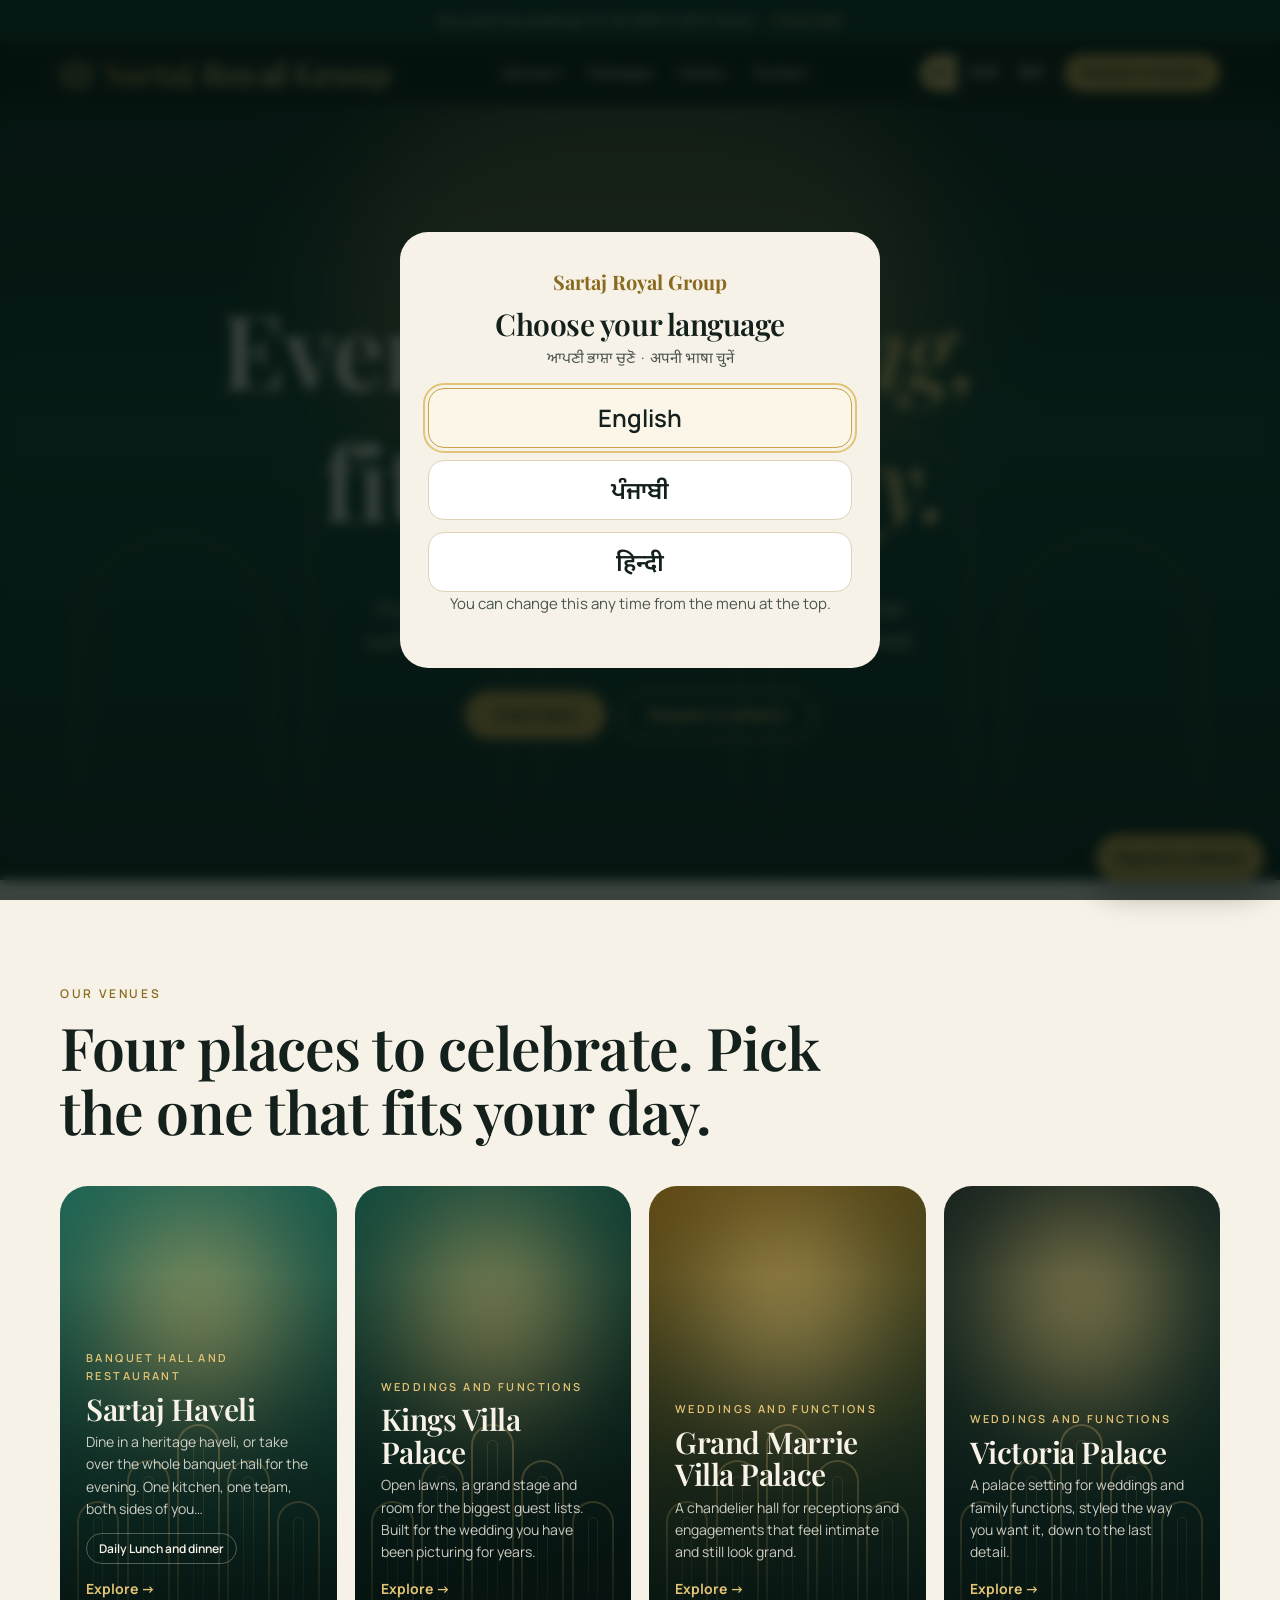
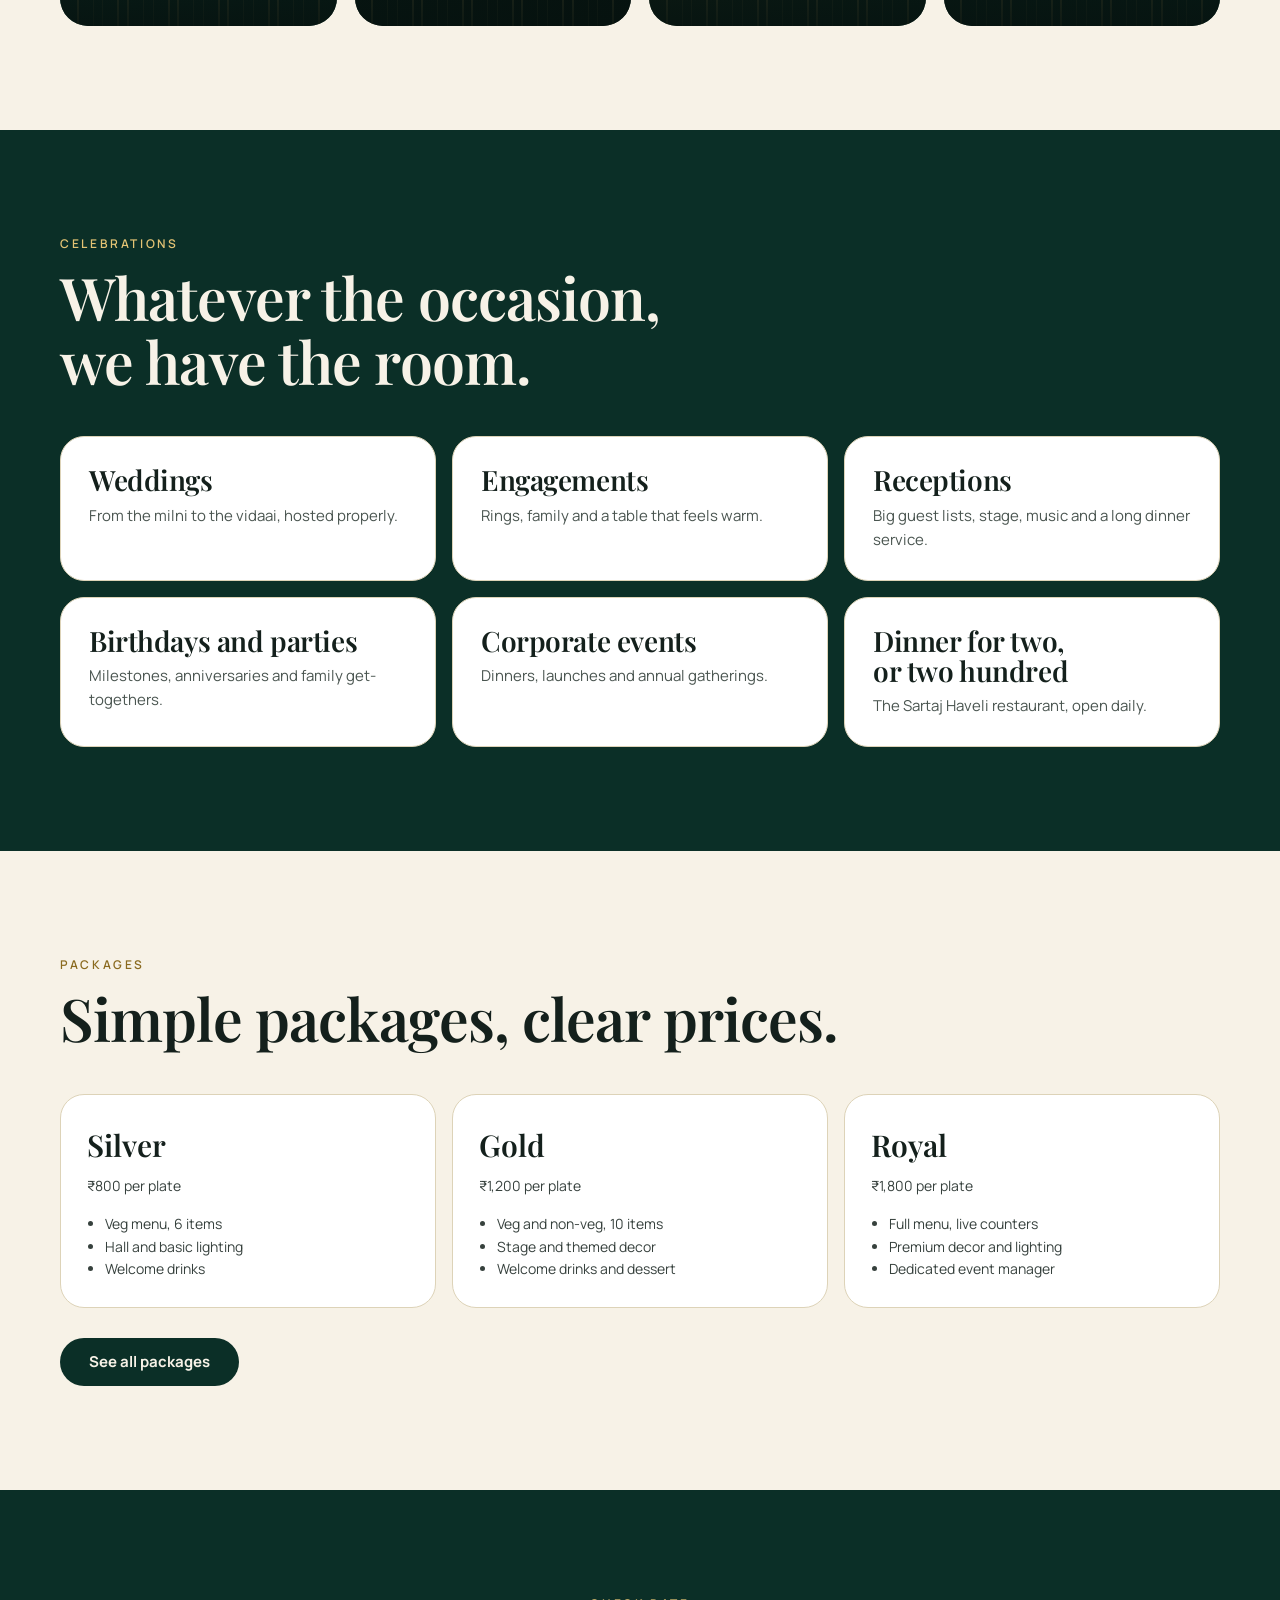
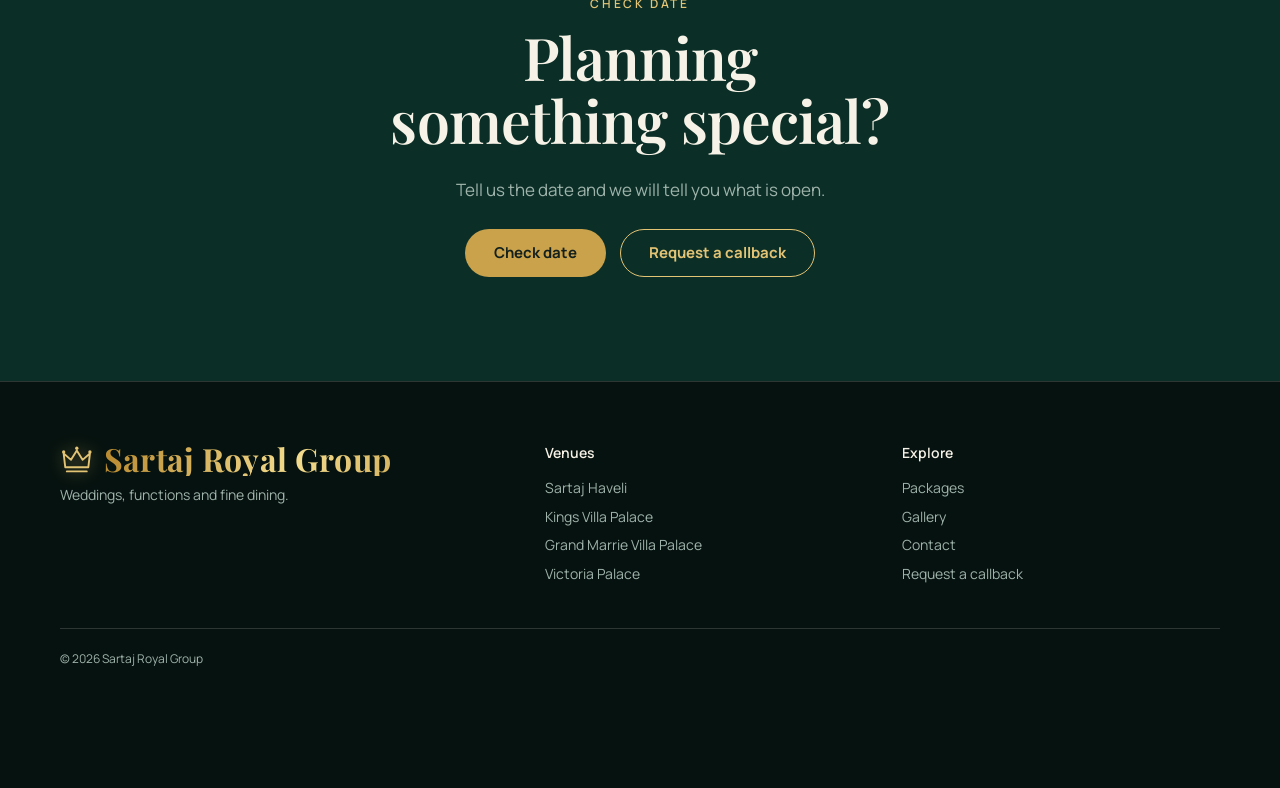
<file: index.html>
<!doctype html>
<html lang="en"><head><meta charset="utf-8"><meta name="viewport" content="width=device-width,initial-scale=1,viewport-fit=cover">
<title>Sartaj Royal Group | Weddings, functions and fine dining</title>
<meta name="description" content="Four venues for weddings, receptions, family functions and fine dining. Check a date or request a callback.">
<link rel="icon" href="favicon.svg" type="image/svg+xml"><link rel="apple-touch-icon" href="apple-touch-icon.png"><meta name="theme-color" content="#0B2F27">
<meta property="og:type" content="website"><meta property="og:site_name" content="Sartaj Royal Group"><meta property="og:title" content="Sartaj Royal Group | Weddings, functions and fine dining"><meta property="og:description" content="Four venues for weddings, receptions, family functions and fine dining. Check a date or request a callback."><meta property="og:image" content="https://sartaj-royal-group.netlify.app/og-image.png"><meta name="twitter:card" content="summary_large_image">
<link rel="preconnect" href="https://rrawdtgtmvcqleyjlath.supabase.co" crossorigin>
<link rel="preconnect" href="https://fonts.googleapis.com"><link rel="preconnect" href="https://fonts.gstatic.com" crossorigin>
<link href="https://fonts.googleapis.com/css2?family=Playfair+Display:ital,wght@0,500;0,600;0,700;1,500;1,600&family=Manrope:wght@400;500;600;700&family=Noto+Sans+Gurmukhi:wght@400;600&family=Noto+Sans+Devanagari:wght@400;600&display=swap" rel="stylesheet">
<link rel="stylesheet" href="style.css">
</head>
<body>
<div data-page="home" id="pg">
<div id="hdr"></div>
<main>
<section class="hero"><div class="art" id="heroArt" style="background:linear-gradient(180deg,#0B2F27 0%,#124A3D 60%,#1C6354 100%)"><div class="glow" style="width:46%;height:60%;left:27%;top:-10%;background:#E3C374"></div><div class="arches"><div class="arch"></div><div class="arch"></div><div class="arch"></div><div class="arch"></div><div class="arch"></div></div></div>
 <div class="wrap hero-in"><div class="eyebrow fx">Weddings · Functions · Fine dining</div>
  <h1 id="hero-h1" aria-label="Every celebration, fit for royalty."><span class="ln" aria-hidden="true"><span class="w" style="--d:0">Every</span></span> <span class="rot" id="rot" aria-hidden="true"><span class="cur">wedding,</span><span>engagement,</span><span>reception,</span><span>celebration,</span></span><br><span class="ln" aria-hidden="true"><span class="w" style="--d:2">fit</span></span> <span class="ln" aria-hidden="true"><span class="w" style="--d:3">for</span></span> <span class="ln" aria-hidden="true"><span class="w shine" style="--d:4">royalty.</span></span></h1>
  <p class="lead">Four venues. One family of hosts. Choose the palace that suits your guests, your date and the day you have pictured.</p>
  <div class="row"><a class="btn btn-gold" href="contact.html#enquire">Check date</a><button class="btn btn-line" type="button" data-cb>Request a callback</button></div></div></section>
<section class="proof" id="proof" hidden><div class="wrap"><div class="proof-grid" id="proofGrid" data-dyn></div></div></section>
<section class="sec cream" id="venues"><div class="wrap"><div class="head rv"><div class="eyebrow">Our venues</div><h2>Four places to celebrate. Pick the one that fits your day.</h2></div><div class="vgrid" id="vgrid" data-dyn></div></div></section>
<section class="sec cream" id="cmpSec" hidden><div class="wrap"><div class="head rv"><div class="eyebrow">Compare venues</div><h2>Which palace fits your day?</h2></div><div class="cmp-wrap rv" id="cmpWrap" data-dyn></div></div></section>
<section class="sec deep"><div class="wrap"><div class="head rv"><div class="eyebrow">Celebrations</div><h2>Whatever the occasion,<br>we have the room.</h2></div>
 <div class="occ"><div class="rv"><h3>Weddings</h3><p>From the milni to the vidaai, hosted properly.</p></div><div class="rv"><h3>Engagements</h3><p>Rings, family and a table that feels warm.</p></div><div class="rv"><h3>Receptions</h3><p>Big guest lists, stage, music and a long dinner service.</p></div><div class="rv"><h3>Birthdays and parties</h3><p>Milestones, anniversaries and family get-togethers.</p></div><div class="rv"><h3>Corporate events</h3><p>Dinners, launches and annual gatherings.</p></div><div class="rv"><h3>Dinner for two, or two hundred</h3><p>The Sartaj Haveli restaurant, open daily.</p></div></div></div></section>
<section class="sec cream"><div class="wrap"><div class="head rv"><div class="eyebrow">Packages</div><h2>Simple packages, clear prices.</h2><div id="saleBar" data-dyn style="margin-top:14px"></div></div><div class="pk-grid" id="pkTease" data-dyn style="margin-top:0"></div><a class="btn btn-dark" href="packages.html">See all packages</a></div></section>
<section class="sec deep" id="galTease" hidden><div class="wrap"><div class="head rv"><div class="eyebrow">Gallery</div><h2>A look inside.</h2></div><div class="gal" id="galGrid" data-dyn></div><p style="margin-top:26px"><a class="btn btn-line" href="gallery.html" style="color:var(--champ);border-color:var(--champ)">See the gallery</a></p></div></section>
<section class="sec cream" id="reviews" hidden><div class="wrap"><div class="head rv"><div class="eyebrow">Reviews</div><h2>What our guests say</h2></div><div class="revs" id="revGrid" data-dyn></div></div></section>
<section class="sec deep" id="igSec" hidden><div class="wrap"><div class="ig-head rv"><div><div class="eyebrow">Follow along</div><h2>Fresh from our halls<br><em class="shine" id="igHandle" data-dyn></em></h2></div><a class="btn btn-line" id="igBtn" target="_blank" rel="noopener">Follow on Instagram</a></div><div class="ig-grid" id="igGrid" data-dyn></div></div></section>
<section class="sec deep cta-band"><div class="wrap rv"><div class="eyebrow">Check date</div><h2>Planning something special?</h2><p class="sub" style="margin:0 auto 26px">Tell us the date and we will tell you what is open.</p><div class="row"><a class="btn btn-gold" href="contact.html#enquire">Check date</a><button class="btn btn-line" type="button" data-cb>Request a callback</button></div></div></section>
</main>
<div id="ftr"></div>
<div id="ext"></div>
</div>
<script src="supabase-config.js"></script>
<script src="site.js" charset="utf-8"></script>
</body></html>
</file>
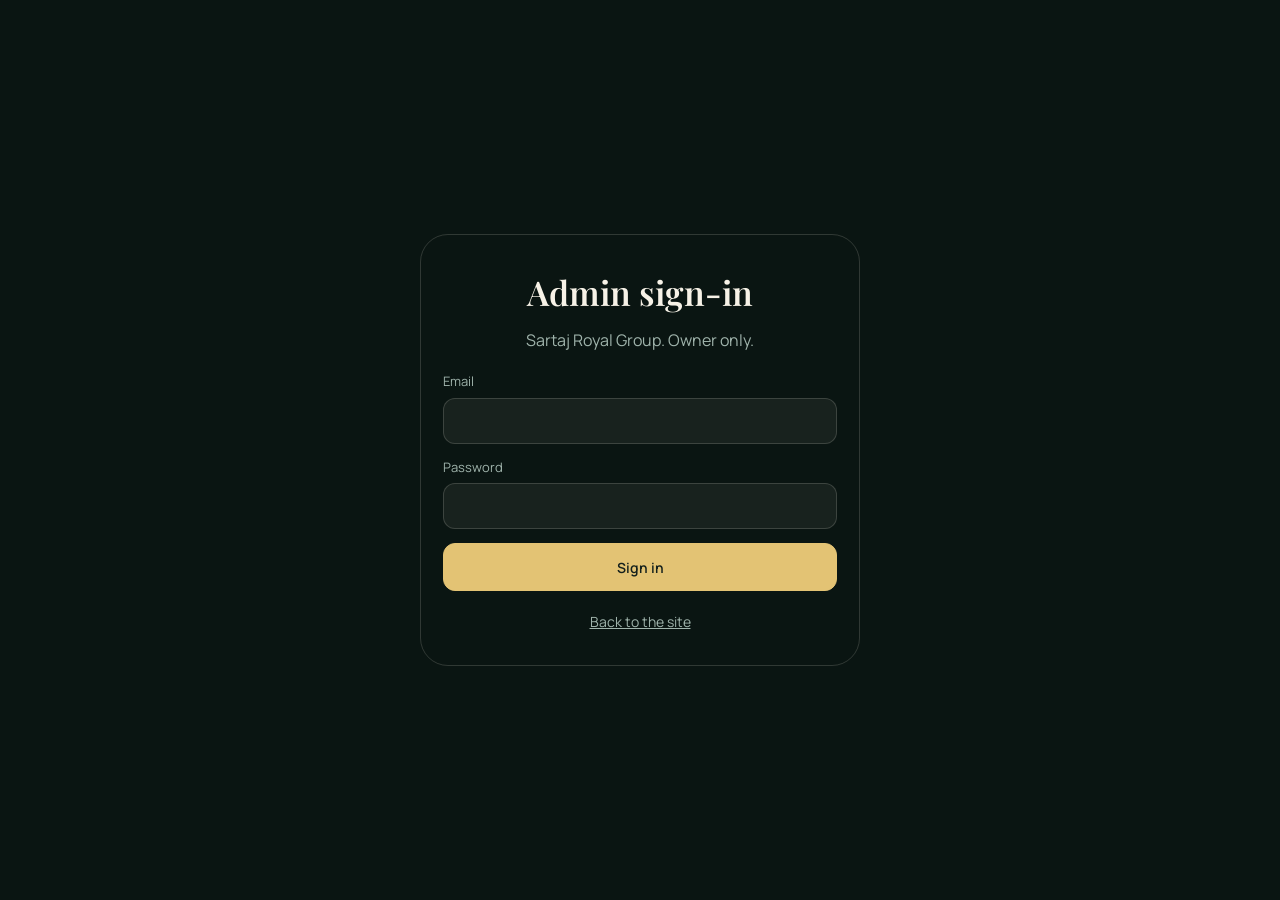
<file: admin/index.html>
<!doctype html>
<html lang="en"><head><meta charset="utf-8"><meta name="viewport" content="width=device-width,initial-scale=1,viewport-fit=cover">
<meta name="robots" content="noindex,nofollow">
<title>Admin · Sartaj Royal Group</title>
<script src="../supabase-config.js"></script>
<link rel="preconnect" href="https://fonts.googleapis.com"><link rel="preconnect" href="https://fonts.gstatic.com" crossorigin>
<link href="https://fonts.googleapis.com/css2?family=Playfair+Display:wght@500;600;700&family=Manrope:wght@400;500;600;700&display=swap" rel="stylesheet">
<style>
:root{
  --ink:#06120F; --deep:#0B2F27; --emerald:#124A3D; --jade:#1C6354;
  --gold:#C9A24B; --champ:#E3C374; --cream:#F7F2E7; --mute:#9FB3AB;
  --line:rgba(247,242,231,.16); --paper:#F7F2E7; --paper-ink:#14201C; --paper-mute:#4A5550; --paper-line:#DDD3B8;
  --display:'Playfair Display','Noto Sans Gurmukhi','Noto Sans Devanagari',Georgia,serif;
  --body:'Manrope','Noto Sans Gurmukhi','Noto Sans Devanagari',system-ui,sans-serif;
  color-scheme:dark;
}
*{box-sizing:border-box}
body{margin:0;background:#0A1512;color:var(--cream);font-family:var(--body);font-size:16px;line-height:1.5;-webkit-font-smoothing:antialiased}
h1,h2,h3{font-family:var(--display);font-weight:600;margin:0}
a{color:inherit} button{font:inherit;color:inherit;cursor:pointer}
:focus-visible{outline:2px solid var(--champ);outline-offset:3px}
[hidden]{display:none!important}
/* admin */
.admin{min-height:100vh;min-height:100svh;display:flex;flex-direction:column}
.a-bar{position:sticky;bottom:0}
.a-top{position:sticky;top:0;background:#0A1512;z-index:5}
.admin[hidden]{display:none!important}
.a-top{display:flex;align-items:center;justify-content:space-between;gap:12px;padding:12px max(16px,env(safe-area-inset-left,0px));border-bottom:1px solid var(--line)}
.a-top h2{font-size:24px}
.a-tabs{display:flex;gap:8px;overflow-x:auto;padding:12px max(16px,env(safe-area-inset-left,0px));border-bottom:1px solid var(--line);scrollbar-width:none}
.a-tabs button{flex:0 0 auto;min-height:40px;padding:0 16px;border-radius:999px;border:1px solid var(--line);background:transparent;font-weight:600;font-size:14px}
.a-tabs button[aria-pressed="true"]{background:var(--champ);color:#14201C;border-color:var(--champ)}
.a-body{flex:1;overflow-y:auto;padding:20px max(16px,env(safe-area-inset-left,0px)) 40px}
.a-in{max-width:760px;margin:0 auto}
.a-in h3{font-size:26px;margin:6px 0 14px}
.a-in h4{font-family:var(--body);font-size:12px;letter-spacing:.16em;text-transform:uppercase;color:var(--champ);margin:26px 0 10px;font-weight:700}
.a-note{font-size:13px;color:var(--mute);margin:0 0 14px}
.af{display:flex;flex-direction:column;gap:6px;margin-bottom:14px;font-size:13px;color:var(--mute)}
.af input,.af textarea,.af select{min-height:46px;border-radius:12px;border:1px solid var(--line);background:rgba(247,242,231,.06);color:var(--cream);padding:10px 12px;font:inherit;font-size:16px}
.af textarea{min-height:90px;resize:vertical}
.af.chk{flex-direction:row;align-items:center;gap:12px;font-size:15px;color:var(--cream)}
.af.chk input{min-height:0;width:22px;height:22px;accent-color:var(--champ)}
.arow{display:grid;grid-template-columns:1fr 1fr;gap:12px}
.a-card{border:1px solid var(--line);border-radius:18px;padding:16px;margin-bottom:14px}
.a-btn{min-height:42px;padding:0 16px;border-radius:12px;border:1px solid var(--line);background:transparent;font-weight:600;font-size:14px}
.a-btn.pri{background:var(--champ);color:#14201C;border-color:var(--champ)}
.a-btn.dng{color:#F2A3A3;border-color:rgba(242,163,163,.4)}
.a-bar{display:flex;align-items:center;justify-content:flex-start;gap:12px;flex-wrap:wrap;padding:12px max(16px,env(safe-area-inset-left,0px)) max(12px,env(safe-area-inset-bottom,0px));border-top:1px solid var(--line);background:#0A1512}
#aStatus{font-size:13px;color:var(--mute)}
#aSave{min-height:48px;padding:0 22px}
@media(max-width:700px){.a-bar{padding-bottom:max(76px,env(safe-area-inset-bottom,0px))}}
.a-body{padding-bottom:90px}
.pf{display:flex;gap:12px;align-items:center;flex-wrap:wrap}
.pv{width:96px;height:72px;border-radius:12px;background:var(--emerald) center/cover;border:1px solid var(--line)}
.agal{display:grid;grid-template-columns:repeat(auto-fill,minmax(110px,1fr));gap:10px;margin:10px 0}
.agal div{position:relative;aspect-ratio:4/3;border-radius:12px;background:var(--emerald) center/cover}
.agal button{position:absolute;top:4px;right:4px;min-height:30px;width:30px;border-radius:50%;border:0;background:rgba(6,18,15,.8);color:var(--cream)}
.acal{display:grid;grid-template-columns:repeat(7,minmax(0,1fr));gap:6px;margin:10px 0}
.acal .day{min-height:42px}
.acal .day.bk{background:#8C2F2F;border-color:#8C2F2F;color:#fff}

.gate{min-height:100vh;display:grid;place-items:center;padding:24px max(16px,env(safe-area-inset-left,0px))}
.gate>div{width:100%;max-width:440px;text-align:center;border:1px solid var(--line);border-radius:28px;padding:32px 22px}
.gate h1{font-size:34px;margin:0 0 10px}.gate p{color:var(--mute);margin:0 0 20px}
.pills{display:flex;flex-wrap:wrap;gap:10px}
.pill{min-height:44px;padding:0 20px;border-radius:999px;border:1px solid var(--line);background:transparent;font-weight:600;font-size:15px}
.pill[aria-pressed="true"]{background:var(--champ);color:#14201C;border-color:var(--champ)}
.dow{font-size:11px;letter-spacing:.14em;text-transform:uppercase;color:var(--mute);text-align:center;padding:6px 0}
.day{aspect-ratio:1/1;border-radius:14px;border:1px solid var(--line);background:transparent;font-weight:600;font-size:15px}

.slot{padding:14px}
.slot-w{margin:6px 0 12px;font-size:14px;color:var(--cream)}.slot-w span{color:var(--champ);font-weight:700}
.prev{position:fixed;inset:0;z-index:50;background:rgba(0,0,0,.62);display:flex;justify-content:flex-end}
.prev[hidden]{display:none!important}
.prev-in{background:#0A1512;width:100%;max-width:560px;height:100%;display:flex;flex-direction:column;gap:10px;padding:14px max(16px,env(safe-area-inset-left,0px)) max(14px,env(safe-area-inset-bottom,0px));border-left:1px solid var(--line)}
.prev-top{display:flex;align-items:center;justify-content:space-between;gap:10px}
.prev-top b{font-family:var(--display);font-size:20px}
.prev-frame{flex:1;min-height:0;border:1px solid var(--line);border-radius:14px;overflow:hidden;background:#000}
.prev-frame iframe{width:100%;height:100%;border:0;display:block;background:#06120F}
.prev .pill{min-height:38px;padding:0 14px;font-size:14px}
</style></head><body>
<div class="gate" id="gate"><div>
  <h1>Admin sign-in</h1><p id="gateMsg">Sartaj Royal Group. Owner only.</p>
  <form id="loginForm" autocomplete="on" style="text-align:left">
    <label class="af">Email<input id="lgEmail" type="email" name="email" autocomplete="username" required></label>
    <label class="af">Password<input id="lgPass" type="password" name="password" autocomplete="current-password" required></label>
    <button class="a-btn pri" id="lgGo" type="submit" style="width:100%;min-height:48px">Sign in</button>
  </form>
  <p style="margin:18px 0 0"><a href="../" style="font-size:14px">Back to the site</a></p>
</div></div>
<div class="admin" id="admin" hidden>
  <div class="a-top"><h2>Admin</h2><span style="display:flex;gap:10px;align-items:center"><span id="aInboxFlag" class="note" style="font-size:13px;color:var(--champ)" hidden></span><a class="a-btn" href="../" style="display:inline-flex;align-items:center;text-decoration:none">View site</a><button class="a-btn" type="button" id="aOut">Sign out</button></span></div>
  <div class="a-tabs" id="aTabs"></div>
  <div class="a-body"><div class="a-in" id="aMain"></div></div>
  <div class="a-bar"><span style="display:flex;gap:10px"><button class="a-btn pri" type="button" id="aSave">Save changes</button></span><span id="aStatus" aria-live="polite"></span></div>
  <div class="prev" id="prev" hidden role="dialog" aria-modal="true" aria-label="Where this photo shows"><div class="prev-in">
    <div class="prev-top"><b id="prevTitle">Where it shows</b><button class="a-btn" type="button" data-act="pclose">Close</button></div>
    <p class="a-note" id="prevWhere" style="margin:0"></p><div class="pills" id="prevChips"></div><div class="pf" id="prevTools"></div>
    <div class="prev-frame"><iframe id="prevFrame" title="Preview of your website"></iframe></div>
    <p class="a-note" style="margin:0">This is your real site with your unsaved changes. The gold outline marks the spot. Press Save changes to make it live.</p>
  </div></div>
</div>
<script src="admin.js"></script>
</body></html>
</file>
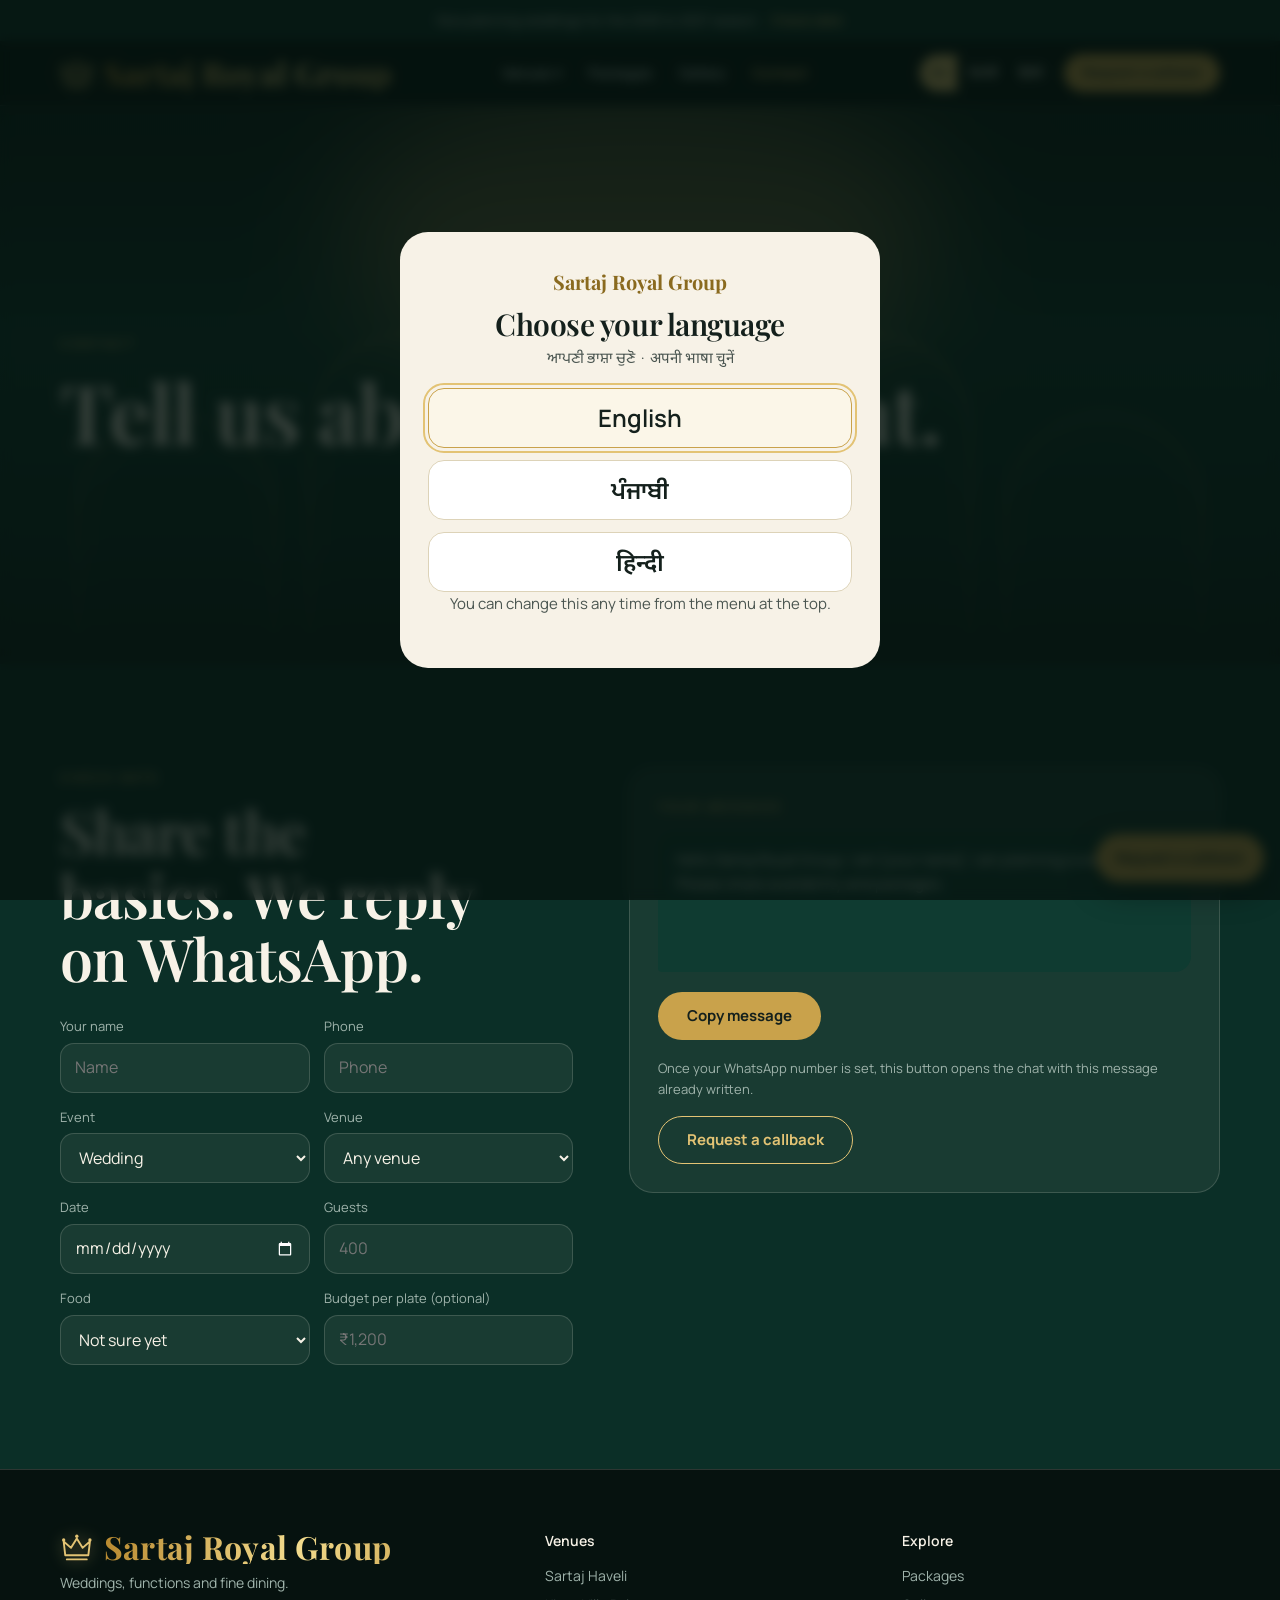
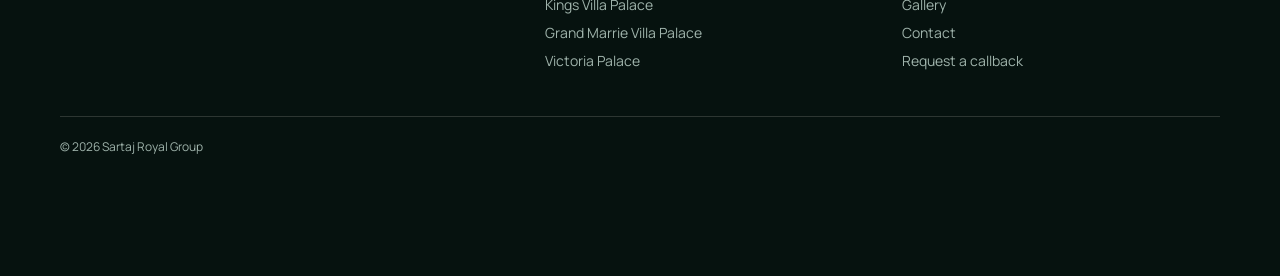
<file: contact.html>
<!doctype html>
<html lang="en"><head><meta charset="utf-8"><meta name="viewport" content="width=device-width,initial-scale=1,viewport-fit=cover">
<title>Contact | Sartaj Royal Group</title>
<meta name="description" content="Check a date, send an enquiry or request a callback.">
<link rel="icon" href="favicon.svg" type="image/svg+xml"><link rel="apple-touch-icon" href="apple-touch-icon.png"><meta name="theme-color" content="#0B2F27">
<meta property="og:type" content="website"><meta property="og:site_name" content="Sartaj Royal Group"><meta property="og:title" content="Contact | Sartaj Royal Group"><meta property="og:description" content="Check a date, send an enquiry or request a callback."><meta property="og:image" content="https://sartaj-royal-group.netlify.app/og-image.png"><meta name="twitter:card" content="summary_large_image">
<link rel="preconnect" href="https://fonts.googleapis.com"><link rel="preconnect" href="https://fonts.gstatic.com" crossorigin>
<link href="https://fonts.googleapis.com/css2?family=Playfair+Display:ital,wght@0,500;0,600;0,700;1,500;1,600&family=Manrope:wght@400;500;600;700&family=Noto+Sans+Gurmukhi:wght@400;600&family=Noto+Sans+Devanagari:wght@400;600&display=swap" rel="stylesheet">
<link rel="stylesheet" href="style.css">
</head>
<body data-page="contact">
<div id="hdr"></div><section class="hero short"><div class="art-wrap"><div class="art" style="background:linear-gradient(180deg,#0B2F27 0%,#124A3D 60%,#1C6354 100%)"><div class="glow" style="width:46%;height:60%;left:27%;top:-10%;background:#E3C374"></div><div class="arches"><div class="arch"></div><div class="arch"></div><div class="arch"></div><div class="arch"></div><div class="arch"></div></div></div></div><div class="wrap hero-in"><div class="eyebrow fx">Contact</div><h1>Tell us about your event.</h1></div></section><main>
<section class="sec deep" id="enquire"><div class="wrap two"><div class="rv"><div class="eyebrow">Check date</div><h2 style="margin-top:12px">Share the basics. We reply on WhatsApp.</h2>
<form id="enqForm" novalidate><div class="f"><label for="fName">Your name</label><input id="fName" type="text" autocomplete="name" placeholder="Name"></div><div class="f"><label for="fPhone">Phone</label><input id="fPhone" type="tel" autocomplete="tel" placeholder="Phone"></div>
<div class="f"><label for="fEvent">Event</label><select id="fEvent"><option>Wedding</option><option>Engagement</option><option>Birthday or party</option><option>Corporate event</option><option>Dinner out</option></select></div>
<div class="f"><label for="fVenue">Venue</label><select id="fVenue"><option>Any venue</option></select></div><div class="f"><label for="fDate">Date</label><input id="fDate" type="date"></div><div class="f"><label for="fGuests">Guests</label><input id="fGuests" type="number" min="1" placeholder="400"></div>
<div class="f"><label for="fFood">Food</label><select id="fFood"><option>Not sure yet</option><option>Veg</option><option>Veg and non-veg</option><option>Jain</option></select></div><div class="f"><label for="fBudget">Budget per plate (optional)</label><input id="fBudget" type="text" inputmode="decimal" placeholder="₹1,200" maxlength="30"></div></form>
<div class="info" id="cInfo" data-dyn hidden></div></div>
<div class="rv"><div class="preview"><div class="eyebrow">Your message</div><div class="bubble" id="bubble" data-dyn></div><div class="row" style="align-items:center"><button class="btn btn-gold" id="copyBtn" type="button">Copy message</button><a class="btn btn-line" id="waSend" target="_blank" rel="noopener" hidden>Open WhatsApp</a><span class="copied" id="copied" hidden>Copied</span></div>
<p class="note" id="waNote" style="margin-top:18px">Once your WhatsApp number is set, this button opens the chat with this message already written.</p><p style="margin:16px 0 0"><button class="btn btn-line" type="button" data-cb>Request a callback</button></p></div></div></div></section>
<section class="sec cream" id="faqSec" hidden><div class="wrap two"><div class="rv"><div class="eyebrow">Good to know</div><h2 style="margin-top:12px">Questions we hear a lot.</h2><p style="margin-top:22px"><a class="btn btn-dark" id="faqWa" target="_blank" rel="noopener" hidden>Ask on WhatsApp</a></p></div><div class="faq rv" id="faqList" data-dyn></div></div></section>
</main>
<div id="ftr"></div>
<div id="ext"></div>
<script src="supabase-config.js"></script>
<script src="site.js" charset="utf-8"></script>
</body></html>
</file>
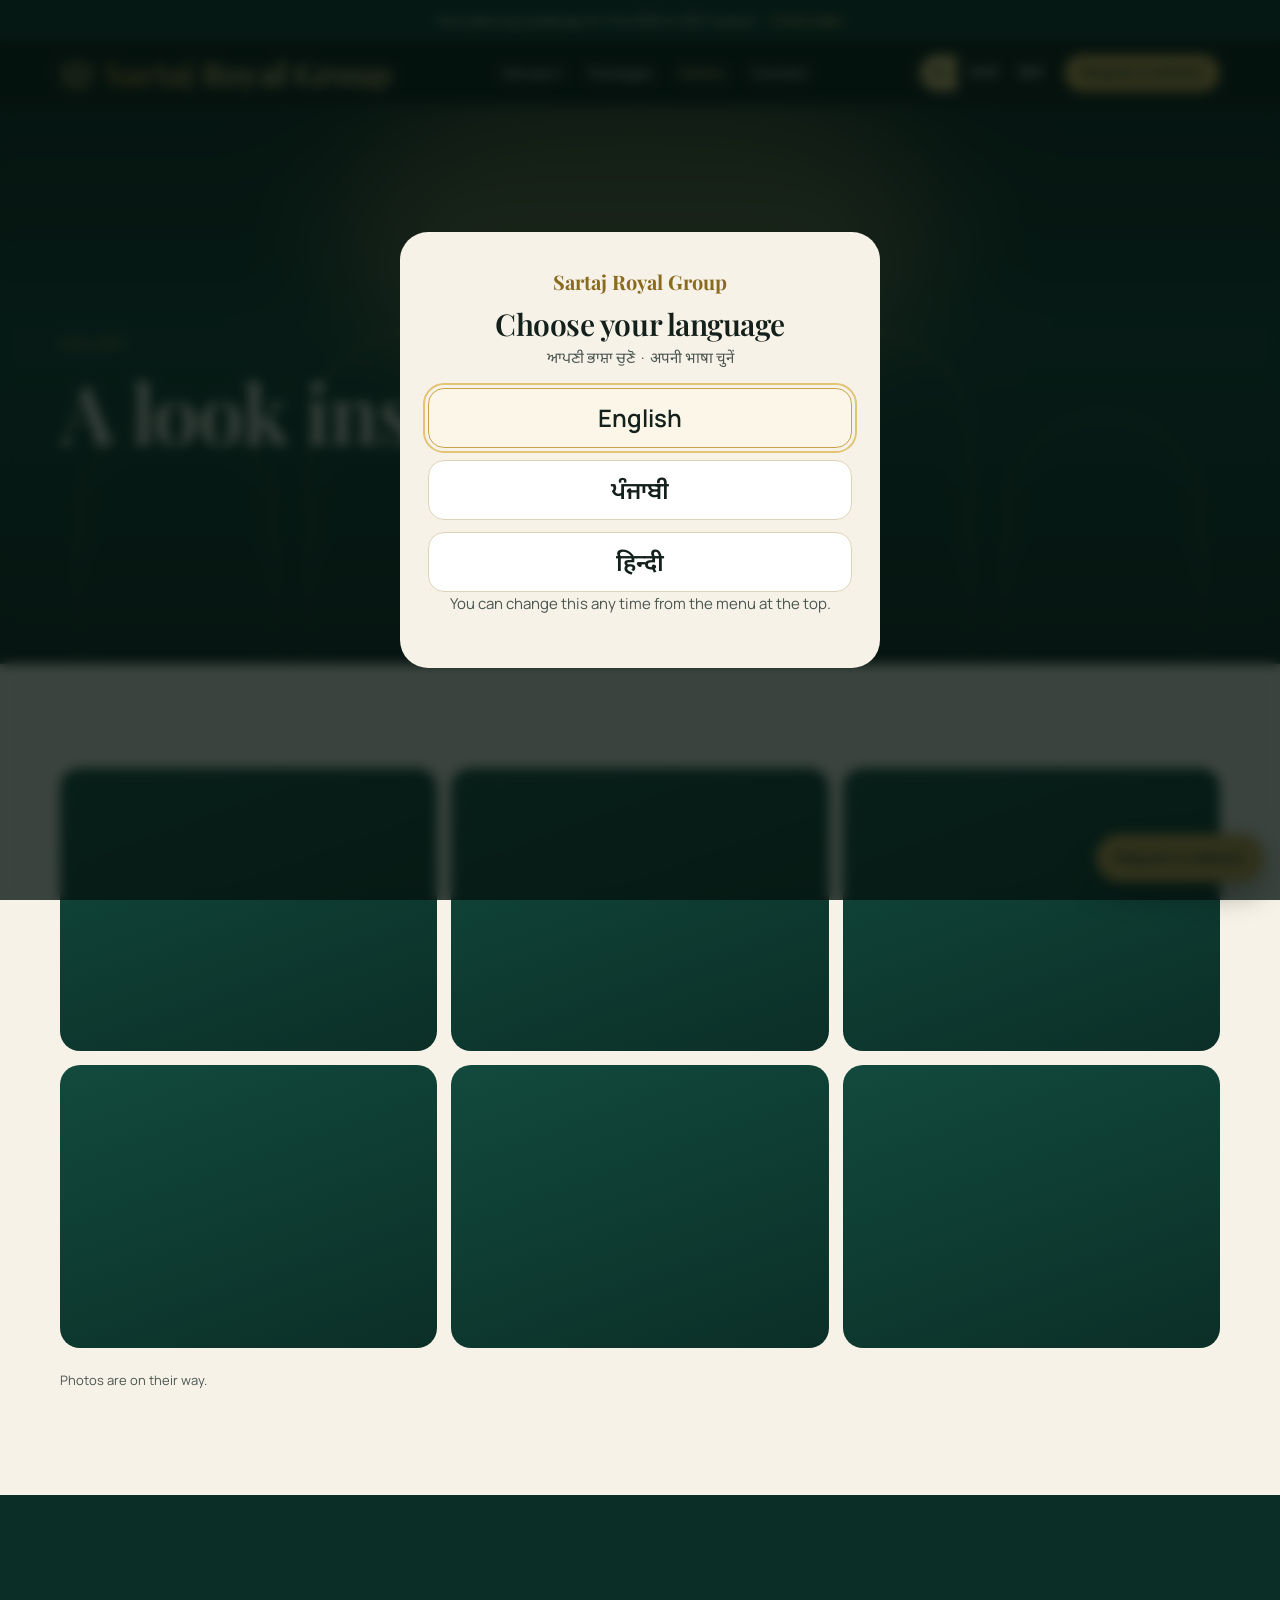
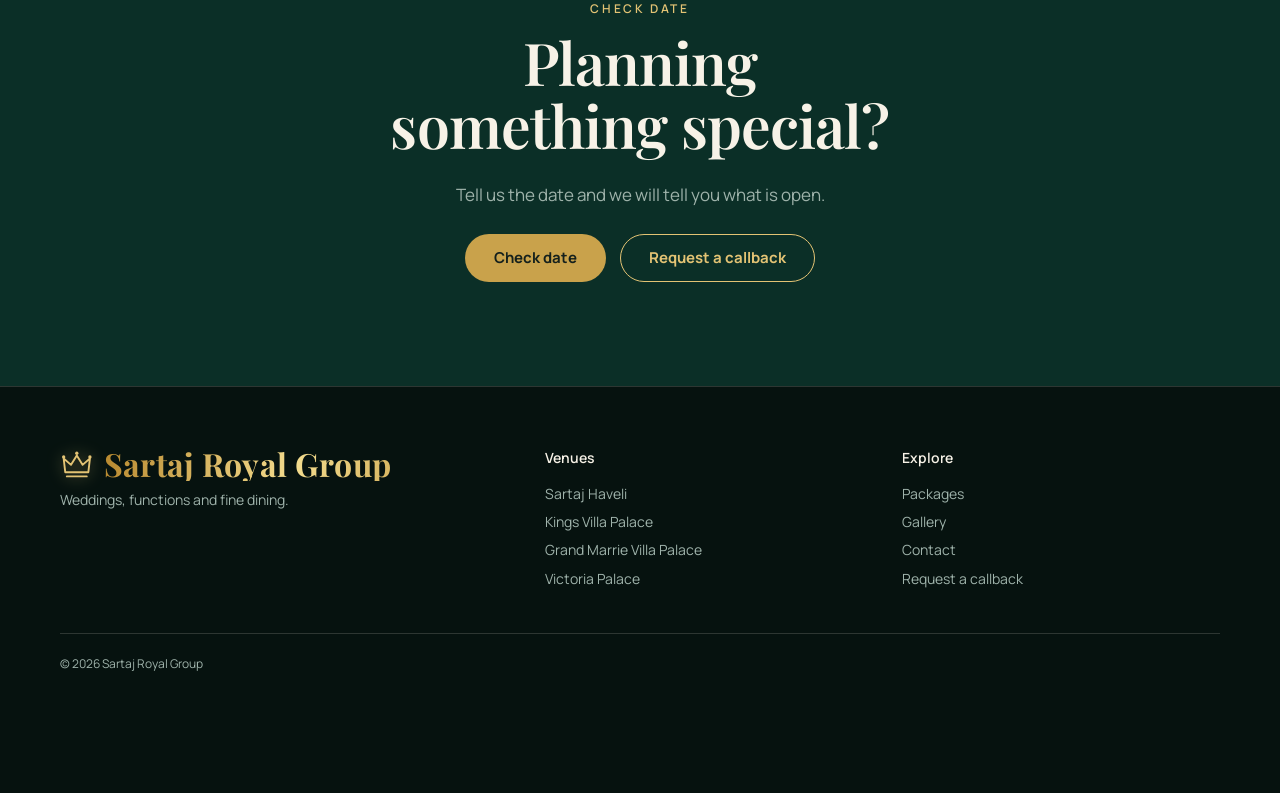
<file: gallery.html>
<!doctype html>
<html lang="en"><head><meta charset="utf-8"><meta name="viewport" content="width=device-width,initial-scale=1,viewport-fit=cover">
<title>Gallery | Sartaj Royal Group</title>
<meta name="description" content="Photos of our venues.">
<link rel="icon" href="favicon.svg" type="image/svg+xml"><link rel="apple-touch-icon" href="apple-touch-icon.png"><meta name="theme-color" content="#0B2F27">
<meta property="og:type" content="website"><meta property="og:site_name" content="Sartaj Royal Group"><meta property="og:title" content="Gallery | Sartaj Royal Group"><meta property="og:description" content="Photos of our venues."><meta property="og:image" content="https://sartaj-royal-group.netlify.app/og-image.png"><meta name="twitter:card" content="summary_large_image">
<link rel="preconnect" href="https://fonts.googleapis.com"><link rel="preconnect" href="https://fonts.gstatic.com" crossorigin>
<link href="https://fonts.googleapis.com/css2?family=Playfair+Display:ital,wght@0,500;0,600;0,700;1,500;1,600&family=Manrope:wght@400;500;600;700&family=Noto+Sans+Gurmukhi:wght@400;600&family=Noto+Sans+Devanagari:wght@400;600&display=swap" rel="stylesheet">
<link rel="stylesheet" href="style.css">
</head>
<body data-page="gallery">
<div id="hdr"></div><section class="hero short"><div class="art-wrap"><div class="art" style="background:linear-gradient(180deg,#0B2F27 0%,#124A3D 60%,#1C6354 100%)"><div class="glow" style="width:46%;height:60%;left:27%;top:-10%;background:#E3C374"></div><div class="arches"><div class="arch"></div><div class="arch"></div><div class="arch"></div><div class="arch"></div><div class="arch"></div></div></div></div><div class="wrap hero-in"><div class="eyebrow fx">Gallery</div><h1>A look inside.</h1></div></section><main>
<section class="sec cream"><div class="wrap"><div class="gal soft" id="galGrid" data-dyn></div><p class="note" id="galEmpty" style="margin-top:22px">Photos are on their way.</p></div></section>
<section class="sec deep" id="baSec" hidden><div class="wrap"><div class="head rv"><div class="eyebrow">See it before you book</div><h2>Empty hall to wedding night</h2><p class="sub">Drag the slider to compare.</p></div>
<div class="ba" id="ba"><div class="layer" id="baBefore"></div><div class="layer over" id="baAfter"></div><div class="line"></div><input type="range" min="0" max="100" value="50" id="baRange" aria-label="Compare before and after"></div></div></section>
<section class="sec deep cta-band"><div class="wrap rv"><div class="eyebrow">Check date</div><h2>Planning something special?</h2><p class="sub" style="margin:0 auto 26px">Tell us the date and we will tell you what is open.</p><div class="row"><a class="btn btn-gold" href="contact.html#enquire">Check date</a><button class="btn btn-line" type="button" data-cb>Request a callback</button></div></div></section></main>
<div id="ftr"></div>
<div id="ext"></div>
<script src="supabase-config.js"></script>
<script src="site.js" charset="utf-8"></script>
</body></html>
</file>
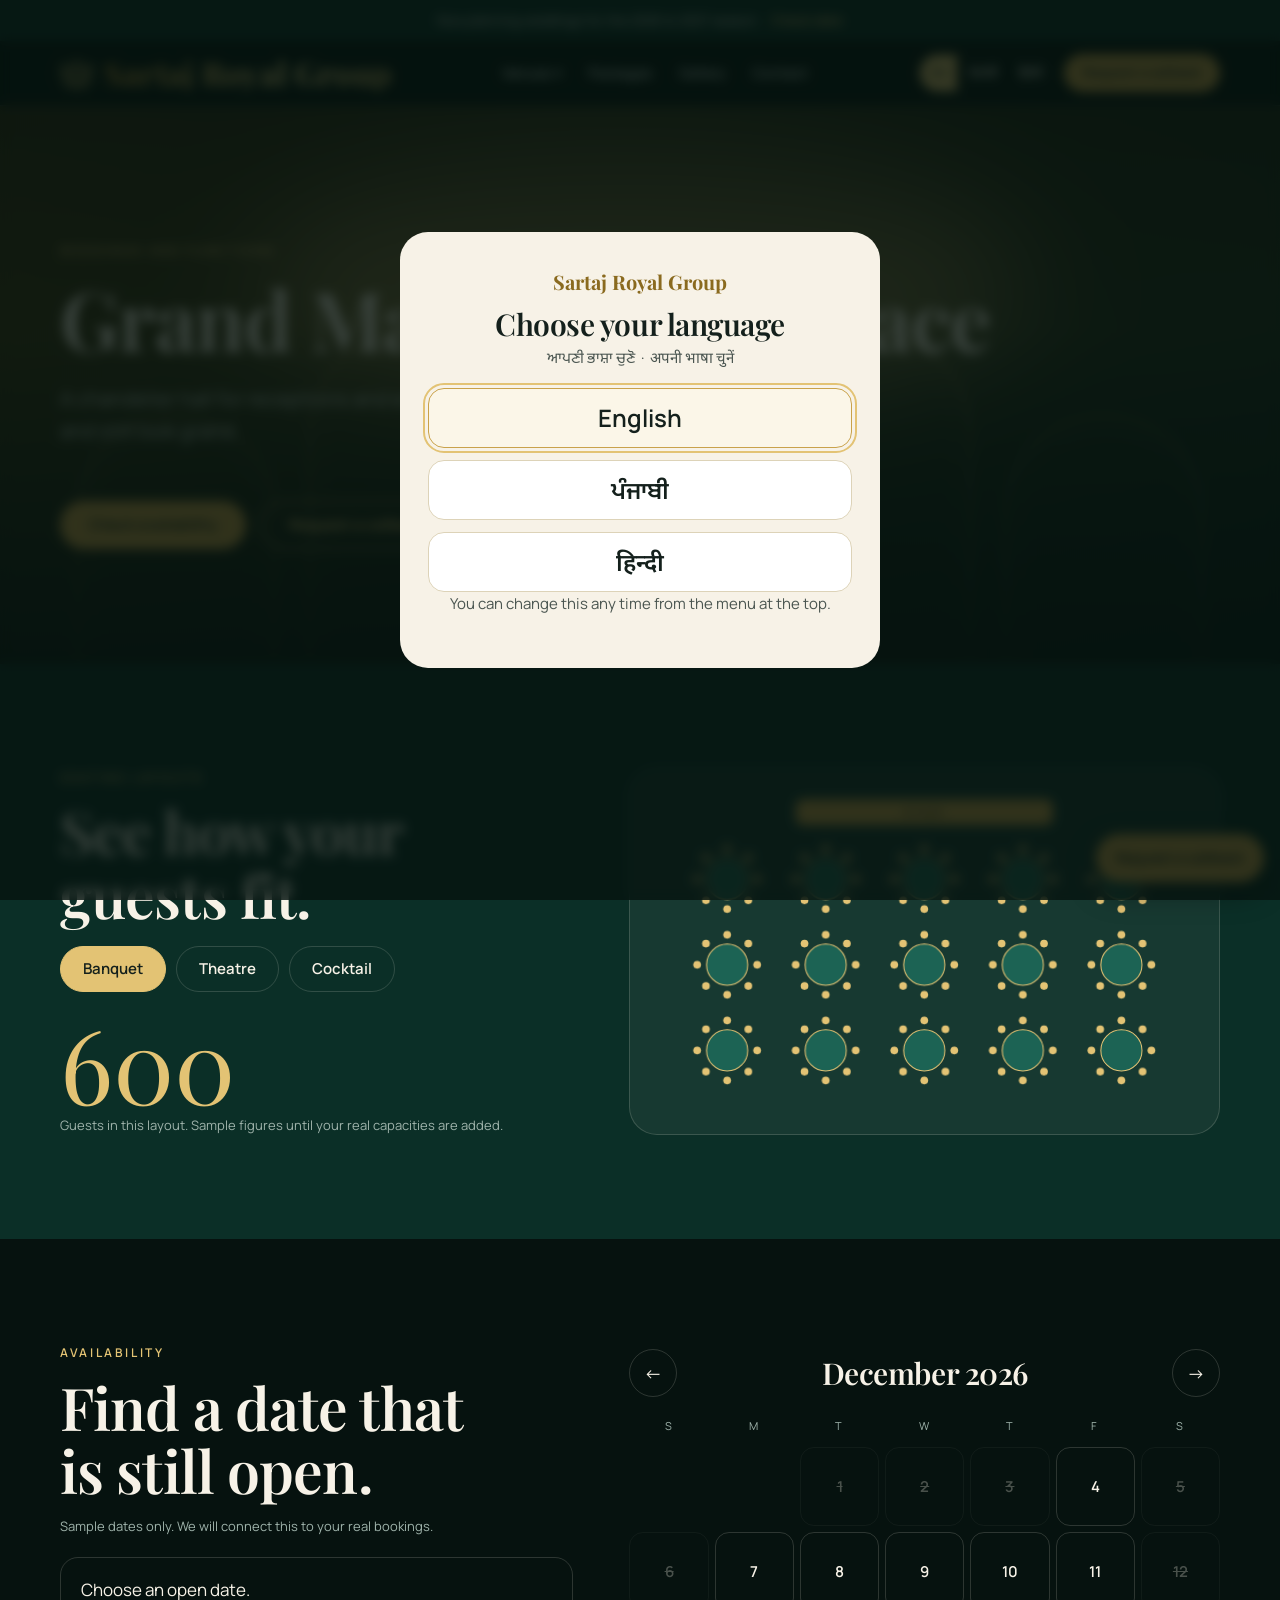
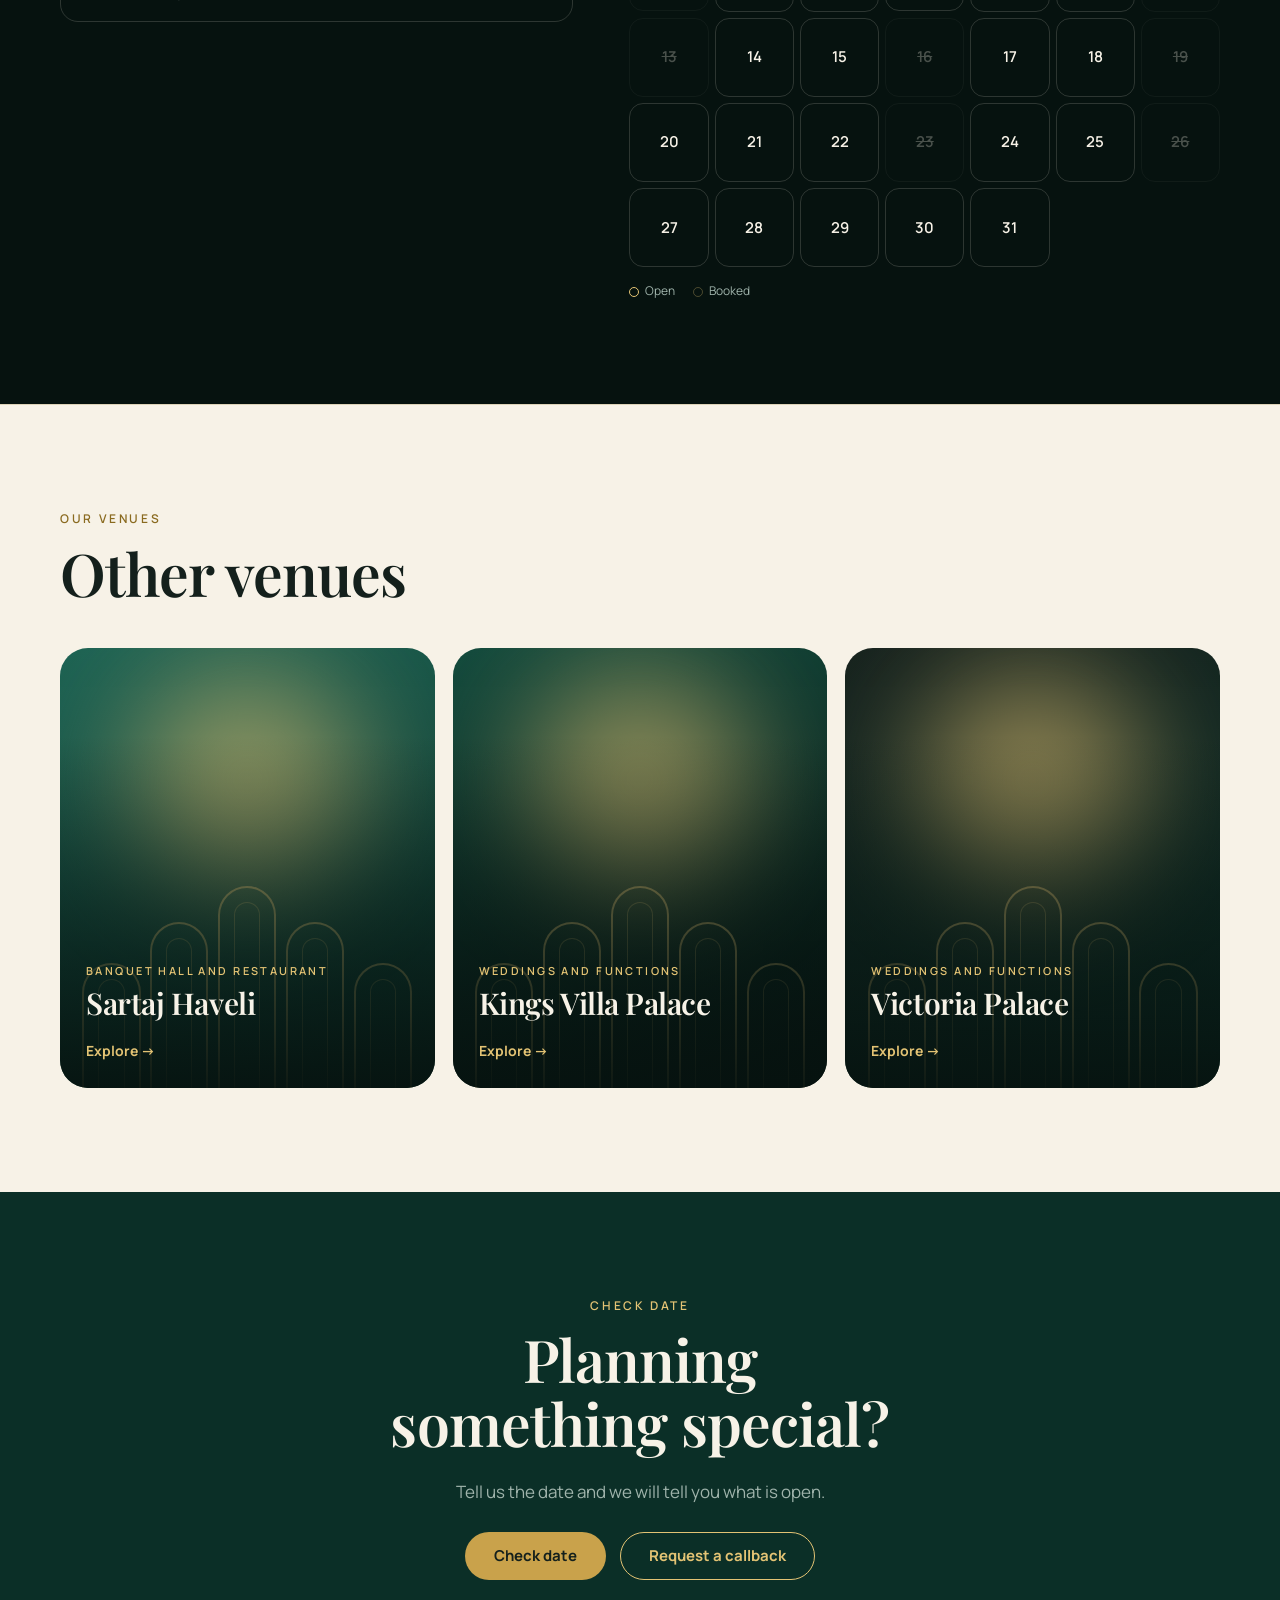
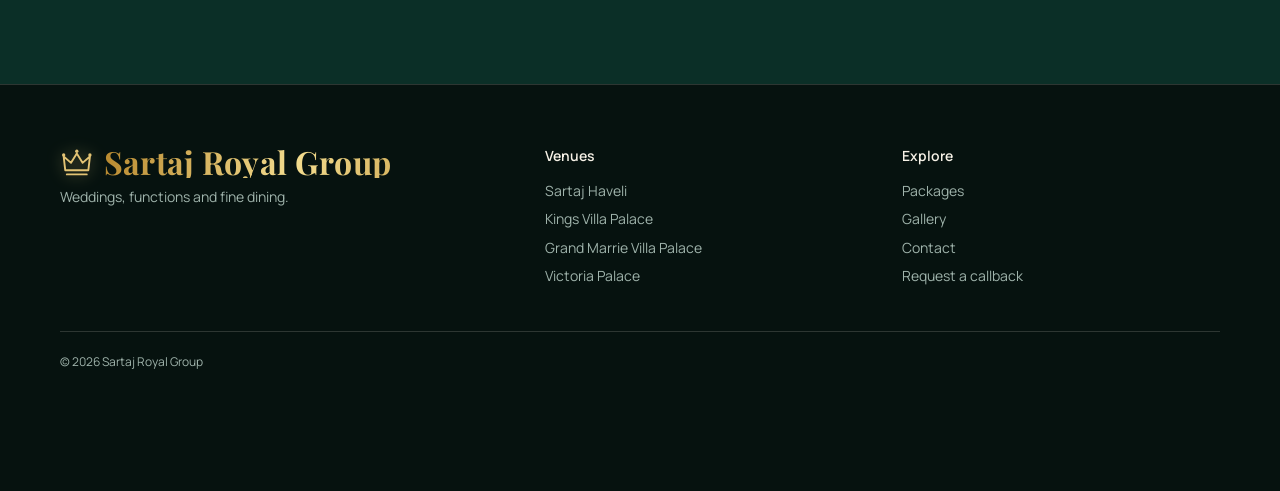
<file: grand-marrie-villa-palace.html>
<!doctype html>
<html lang="en"><head><meta charset="utf-8"><meta name="viewport" content="width=device-width,initial-scale=1,viewport-fit=cover">
<title>Grand Marrie Villa Palace | Sartaj Royal Group</title>
<meta name="description" content="Chandelier hall for receptions and engagements.">
<link rel="icon" href="favicon.svg" type="image/svg+xml"><link rel="apple-touch-icon" href="apple-touch-icon.png"><meta name="theme-color" content="#0B2F27">
<meta property="og:type" content="website"><meta property="og:site_name" content="Sartaj Royal Group"><meta property="og:title" content="Grand Marrie Villa Palace | Sartaj Royal Group"><meta property="og:description" content="Chandelier hall for receptions and engagements."><meta property="og:image" content="https://sartaj-royal-group.netlify.app/og-image.png"><meta name="twitter:card" content="summary_large_image">
<link rel="preconnect" href="https://fonts.googleapis.com"><link rel="preconnect" href="https://fonts.gstatic.com" crossorigin>
<link href="https://fonts.googleapis.com/css2?family=Playfair+Display:ital,wght@0,500;0,600;0,700;1,500;1,600&family=Manrope:wght@400;500;600;700&family=Noto+Sans+Gurmukhi:wght@400;600&family=Noto+Sans+Devanagari:wght@400;600&display=swap" rel="stylesheet">
<link rel="stylesheet" href="style.css">
</head>
<body data-page="venue" data-venue="2">
<div id="hdr"></div><main>
<section class="hero short"><div class="art-wrap" id="vArt" data-dyn></div><div class="wrap hero-in"><div class="eyebrow fx" id="vKind" data-dyn></div><h1 id="vName">Grand Marrie Villa Palace</h1><p class="lead" id="vBlurb" data-dyn></p><p class="note" id="vLoc" data-dyn hidden style="margin:-12px 0 22px"></p><div class="chips" id="vChips" data-dyn style="margin:0 0 26px"></div><div class="row"><a class="btn btn-gold" href="#availability">Check availability</a><button class="btn btn-line" type="button" data-cb>Request a callback</button></div></div></section>
<section class="sec cream" id="vAboutSec"><div class="wrap two"><div class="rv"><div class="eyebrow">About this venue</div><h2 style="margin:12px 0 18px">Grand Marrie Villa Palace</h2><p class="about" id="vAbout" data-dyn hidden></p></div><div class="facts rv" id="vFacts" data-dyn></div></div></section>

<section class="sec cream" id="vGalSec" hidden><div class="wrap"><div class="head rv"><div class="eyebrow">Gallery</div><h2>A look inside.</h2></div><div class="gal" id="vGal" data-dyn></div></div></section>
<section class="sec deep" id="layouts"><div class="wrap two"><div class="rv"><div class="eyebrow">Seating layouts</div><h2 style="margin-top:12px">See how your guests fit.</h2>
 <div class="pills" role="group" aria-label="Layout" id="seatLayout"><button class="pill" aria-pressed="true" data-m="b">Banquet</button><button class="pill" aria-pressed="false" data-m="t">Theatre</button><button class="pill" aria-pressed="false" data-m="c">Cocktail</button></div>
 <div class="cap" id="seatCap">0</div><div class="note" id="seatNote" data-dyn>Guests in this layout. Sample figures until your real capacities are added.</div></div>
 <div class="seat-box rv"><svg id="seatSvg" viewBox="0 0 640 380" role="img" aria-label="Floor plan of the hall"></svg></div></div></section>
<section class="sec" id="availability" style="background:var(--ink)"><div class="wrap two"><div class="rv"><div class="eyebrow">Availability</div><h2 style="margin-top:12px">Find a date that is still open.</h2><p class="note" id="calNote" data-dyn style="margin-top:14px">Sample dates only. We will connect this to your real bookings.</p>
 <div class="pickbox" aria-live="polite"><span id="calPick" data-dyn>Choose an open date.</span><a class="btn btn-gold" href="contact.html#enquire" id="calUse" hidden>Use this date</a></div></div>
 <div class="rv"><div class="cal-head"><button class="arrow" id="calPrev" aria-label="Previous month">←</button><h3 id="calTitle" data-dyn></h3><button class="arrow" id="calNext" aria-label="Next month">→</button></div><div class="cal" id="cal" data-dyn></div><div class="legend"><span><i></i>Open</span><span><i style="opacity:.3"></i>Booked</span></div></div></div></section>
<section class="sec deep" id="vTourSec" hidden><div class="wrap two"><div class="rv"><div class="eyebrow">Walk through</div><h2 style="margin-top:12px">Step inside before you visit.</h2><p style="margin:22px 0 0"><a class="btn btn-gold" href="contact.html#enquire">Book a visit</a></p></div><div class="vtour rv" id="vTour" data-dyn></div></div></section>
<section class="sec cream" id="vMapSec" hidden><div class="wrap two"><div class="rv"><div class="eyebrow">Find us</div><h2 style="margin:12px 0 22px">Easy to reach, easy to park.</h2><ul class="vinfo" id="vInfo" data-dyn></ul><a class="btn btn-dark" id="vDir" target="_blank" rel="noopener">Get directions</a></div><div class="vmap rv" id="vMap" data-dyn></div></div></section>
<section class="sec cream"><div class="wrap"><div class="head rv"><div class="eyebrow">Our venues</div><h2>Other venues</h2></div><div class="vgrid three" id="others" data-dyn></div></div></section>
<section class="sec deep cta-band"><div class="wrap rv"><div class="eyebrow">Check date</div><h2>Planning something special?</h2><p class="sub" style="margin:0 auto 26px">Tell us the date and we will tell you what is open.</p><div class="row"><a class="btn btn-gold" href="contact.html#enquire">Check date</a><button class="btn btn-line" type="button" data-cb>Request a callback</button></div></div></section>
</main>
<div id="ftr"></div>
<div id="ext"></div>
<script src="supabase-config.js"></script>
<script src="site.js" charset="utf-8"></script>
</body></html>
</file>
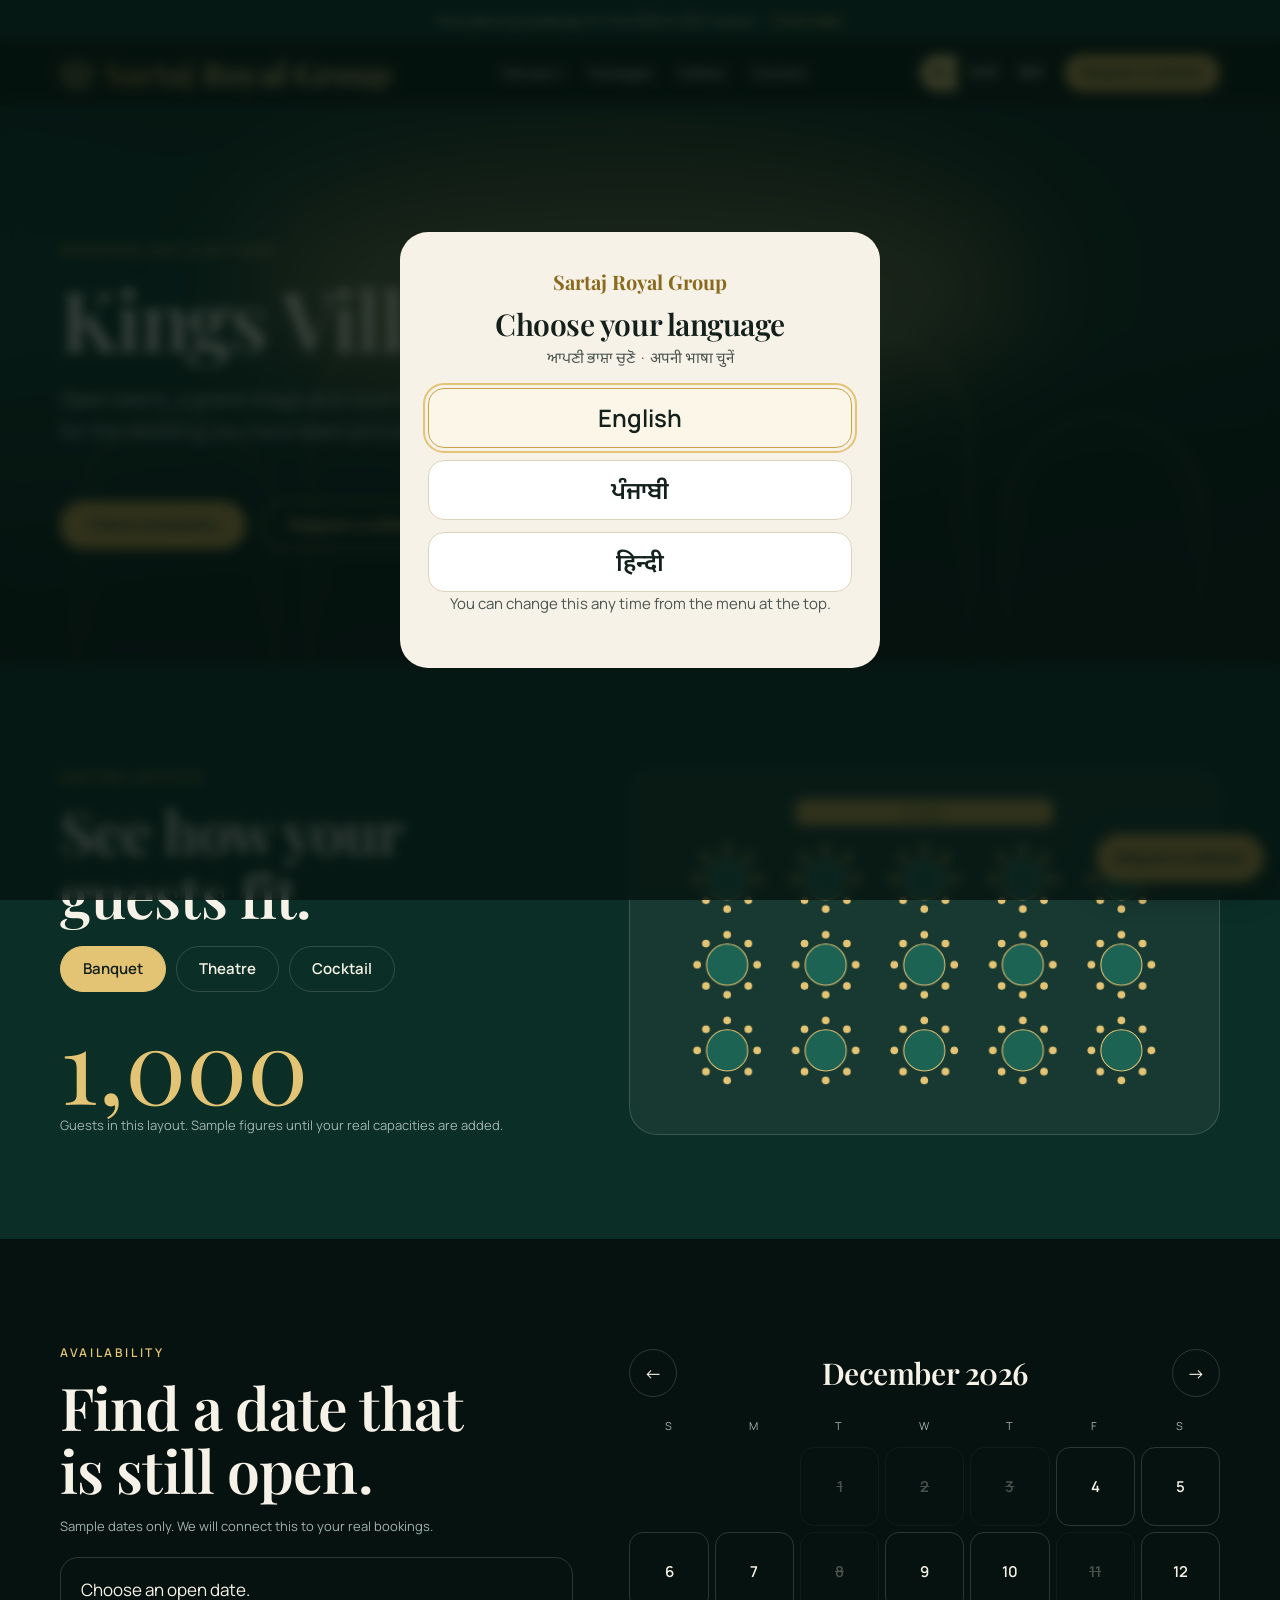
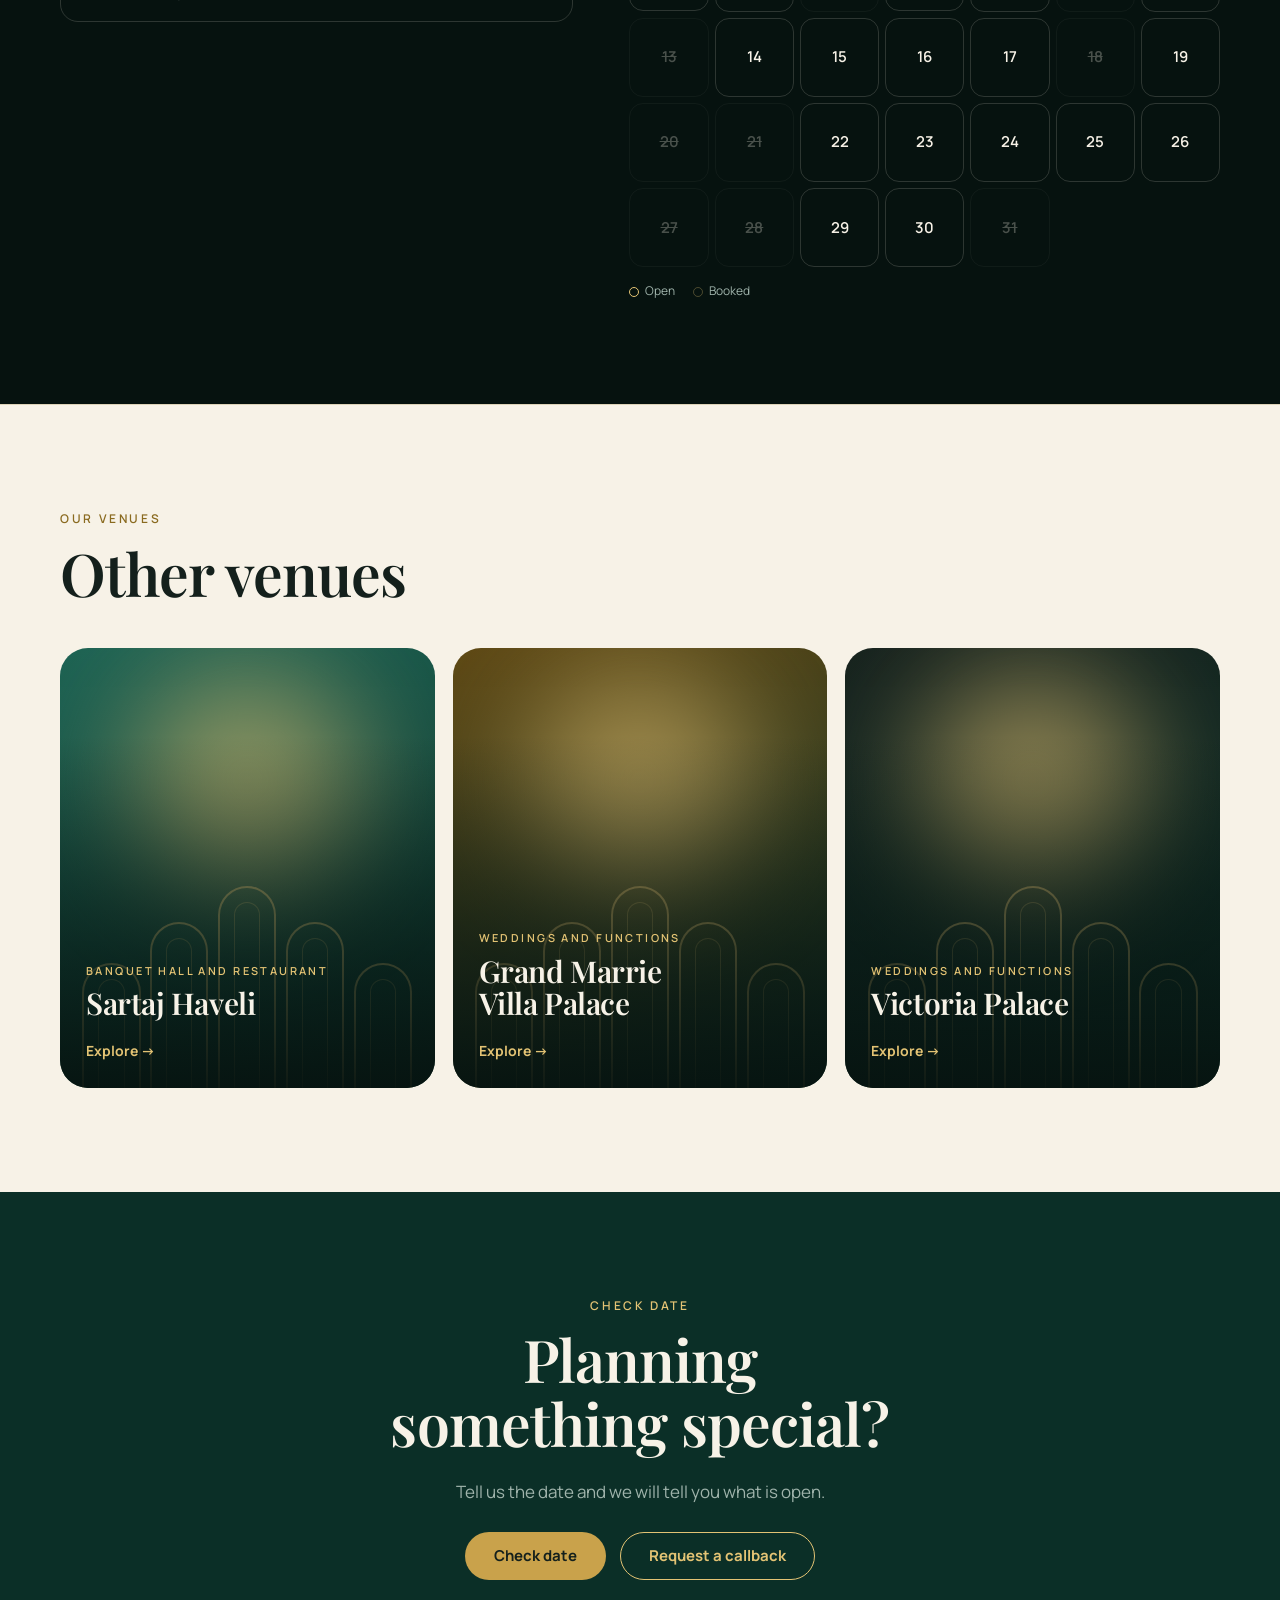
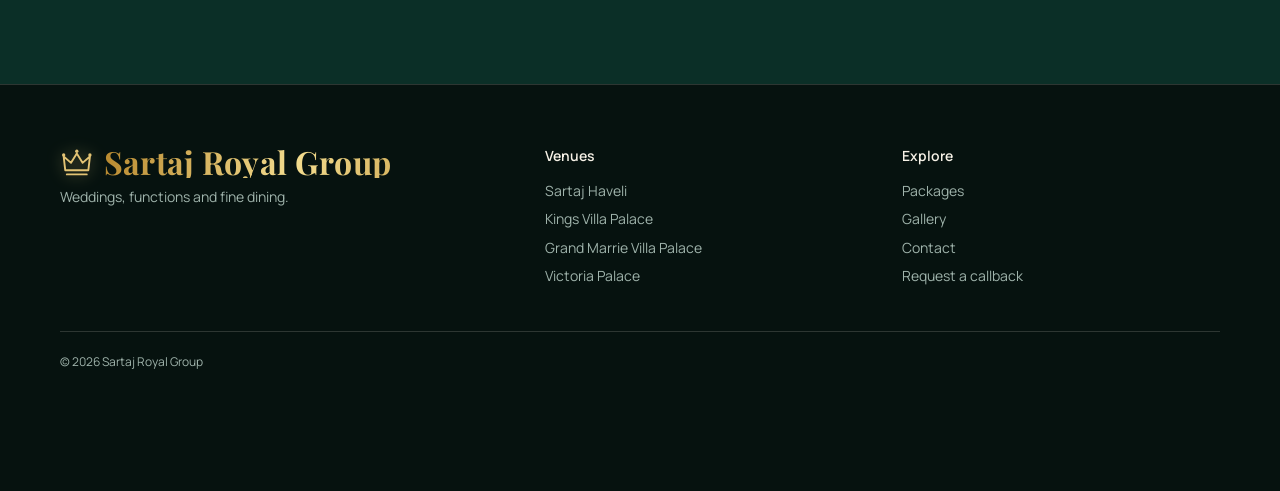
<file: kings-villa-palace.html>
<!doctype html>
<html lang="en"><head><meta charset="utf-8"><meta name="viewport" content="width=device-width,initial-scale=1,viewport-fit=cover">
<title>Kings Villa Palace | Sartaj Royal Group</title>
<meta name="description" content="Wedding and function venue with open lawns and a grand stage.">
<link rel="icon" href="favicon.svg" type="image/svg+xml"><link rel="apple-touch-icon" href="apple-touch-icon.png"><meta name="theme-color" content="#0B2F27">
<meta property="og:type" content="website"><meta property="og:site_name" content="Sartaj Royal Group"><meta property="og:title" content="Kings Villa Palace | Sartaj Royal Group"><meta property="og:description" content="Wedding and function venue with open lawns and a grand stage."><meta property="og:image" content="https://sartaj-royal-group.netlify.app/og-image.png"><meta name="twitter:card" content="summary_large_image">
<link rel="preconnect" href="https://fonts.googleapis.com"><link rel="preconnect" href="https://fonts.gstatic.com" crossorigin>
<link href="https://fonts.googleapis.com/css2?family=Playfair+Display:ital,wght@0,500;0,600;0,700;1,500;1,600&family=Manrope:wght@400;500;600;700&family=Noto+Sans+Gurmukhi:wght@400;600&family=Noto+Sans+Devanagari:wght@400;600&display=swap" rel="stylesheet">
<link rel="stylesheet" href="style.css">
</head>
<body data-page="venue" data-venue="1">
<div id="hdr"></div><main>
<section class="hero short"><div class="art-wrap" id="vArt" data-dyn></div><div class="wrap hero-in"><div class="eyebrow fx" id="vKind" data-dyn></div><h1 id="vName">Kings Villa Palace</h1><p class="lead" id="vBlurb" data-dyn></p><p class="note" id="vLoc" data-dyn hidden style="margin:-12px 0 22px"></p><div class="chips" id="vChips" data-dyn style="margin:0 0 26px"></div><div class="row"><a class="btn btn-gold" href="#availability">Check availability</a><button class="btn btn-line" type="button" data-cb>Request a callback</button></div></div></section>
<section class="sec cream" id="vAboutSec"><div class="wrap two"><div class="rv"><div class="eyebrow">About this venue</div><h2 style="margin:12px 0 18px">Kings Villa Palace</h2><p class="about" id="vAbout" data-dyn hidden></p></div><div class="facts rv" id="vFacts" data-dyn></div></div></section>

<section class="sec cream" id="vGalSec" hidden><div class="wrap"><div class="head rv"><div class="eyebrow">Gallery</div><h2>A look inside.</h2></div><div class="gal" id="vGal" data-dyn></div></div></section>
<section class="sec deep" id="layouts"><div class="wrap two"><div class="rv"><div class="eyebrow">Seating layouts</div><h2 style="margin-top:12px">See how your guests fit.</h2>
 <div class="pills" role="group" aria-label="Layout" id="seatLayout"><button class="pill" aria-pressed="true" data-m="b">Banquet</button><button class="pill" aria-pressed="false" data-m="t">Theatre</button><button class="pill" aria-pressed="false" data-m="c">Cocktail</button></div>
 <div class="cap" id="seatCap">0</div><div class="note" id="seatNote" data-dyn>Guests in this layout. Sample figures until your real capacities are added.</div></div>
 <div class="seat-box rv"><svg id="seatSvg" viewBox="0 0 640 380" role="img" aria-label="Floor plan of the hall"></svg></div></div></section>
<section class="sec" id="availability" style="background:var(--ink)"><div class="wrap two"><div class="rv"><div class="eyebrow">Availability</div><h2 style="margin-top:12px">Find a date that is still open.</h2><p class="note" id="calNote" data-dyn style="margin-top:14px">Sample dates only. We will connect this to your real bookings.</p>
 <div class="pickbox" aria-live="polite"><span id="calPick" data-dyn>Choose an open date.</span><a class="btn btn-gold" href="contact.html#enquire" id="calUse" hidden>Use this date</a></div></div>
 <div class="rv"><div class="cal-head"><button class="arrow" id="calPrev" aria-label="Previous month">←</button><h3 id="calTitle" data-dyn></h3><button class="arrow" id="calNext" aria-label="Next month">→</button></div><div class="cal" id="cal" data-dyn></div><div class="legend"><span><i></i>Open</span><span><i style="opacity:.3"></i>Booked</span></div></div></div></section>
<section class="sec deep" id="vTourSec" hidden><div class="wrap two"><div class="rv"><div class="eyebrow">Walk through</div><h2 style="margin-top:12px">Step inside before you visit.</h2><p style="margin:22px 0 0"><a class="btn btn-gold" href="contact.html#enquire">Book a visit</a></p></div><div class="vtour rv" id="vTour" data-dyn></div></div></section>
<section class="sec cream" id="vMapSec" hidden><div class="wrap two"><div class="rv"><div class="eyebrow">Find us</div><h2 style="margin:12px 0 22px">Easy to reach, easy to park.</h2><ul class="vinfo" id="vInfo" data-dyn></ul><a class="btn btn-dark" id="vDir" target="_blank" rel="noopener">Get directions</a></div><div class="vmap rv" id="vMap" data-dyn></div></div></section>
<section class="sec cream"><div class="wrap"><div class="head rv"><div class="eyebrow">Our venues</div><h2>Other venues</h2></div><div class="vgrid three" id="others" data-dyn></div></div></section>
<section class="sec deep cta-band"><div class="wrap rv"><div class="eyebrow">Check date</div><h2>Planning something special?</h2><p class="sub" style="margin:0 auto 26px">Tell us the date and we will tell you what is open.</p><div class="row"><a class="btn btn-gold" href="contact.html#enquire">Check date</a><button class="btn btn-line" type="button" data-cb>Request a callback</button></div></div></section>
</main>
<div id="ftr"></div>
<div id="ext"></div>
<script src="supabase-config.js"></script>
<script src="site.js" charset="utf-8"></script>
</body></html>
</file>
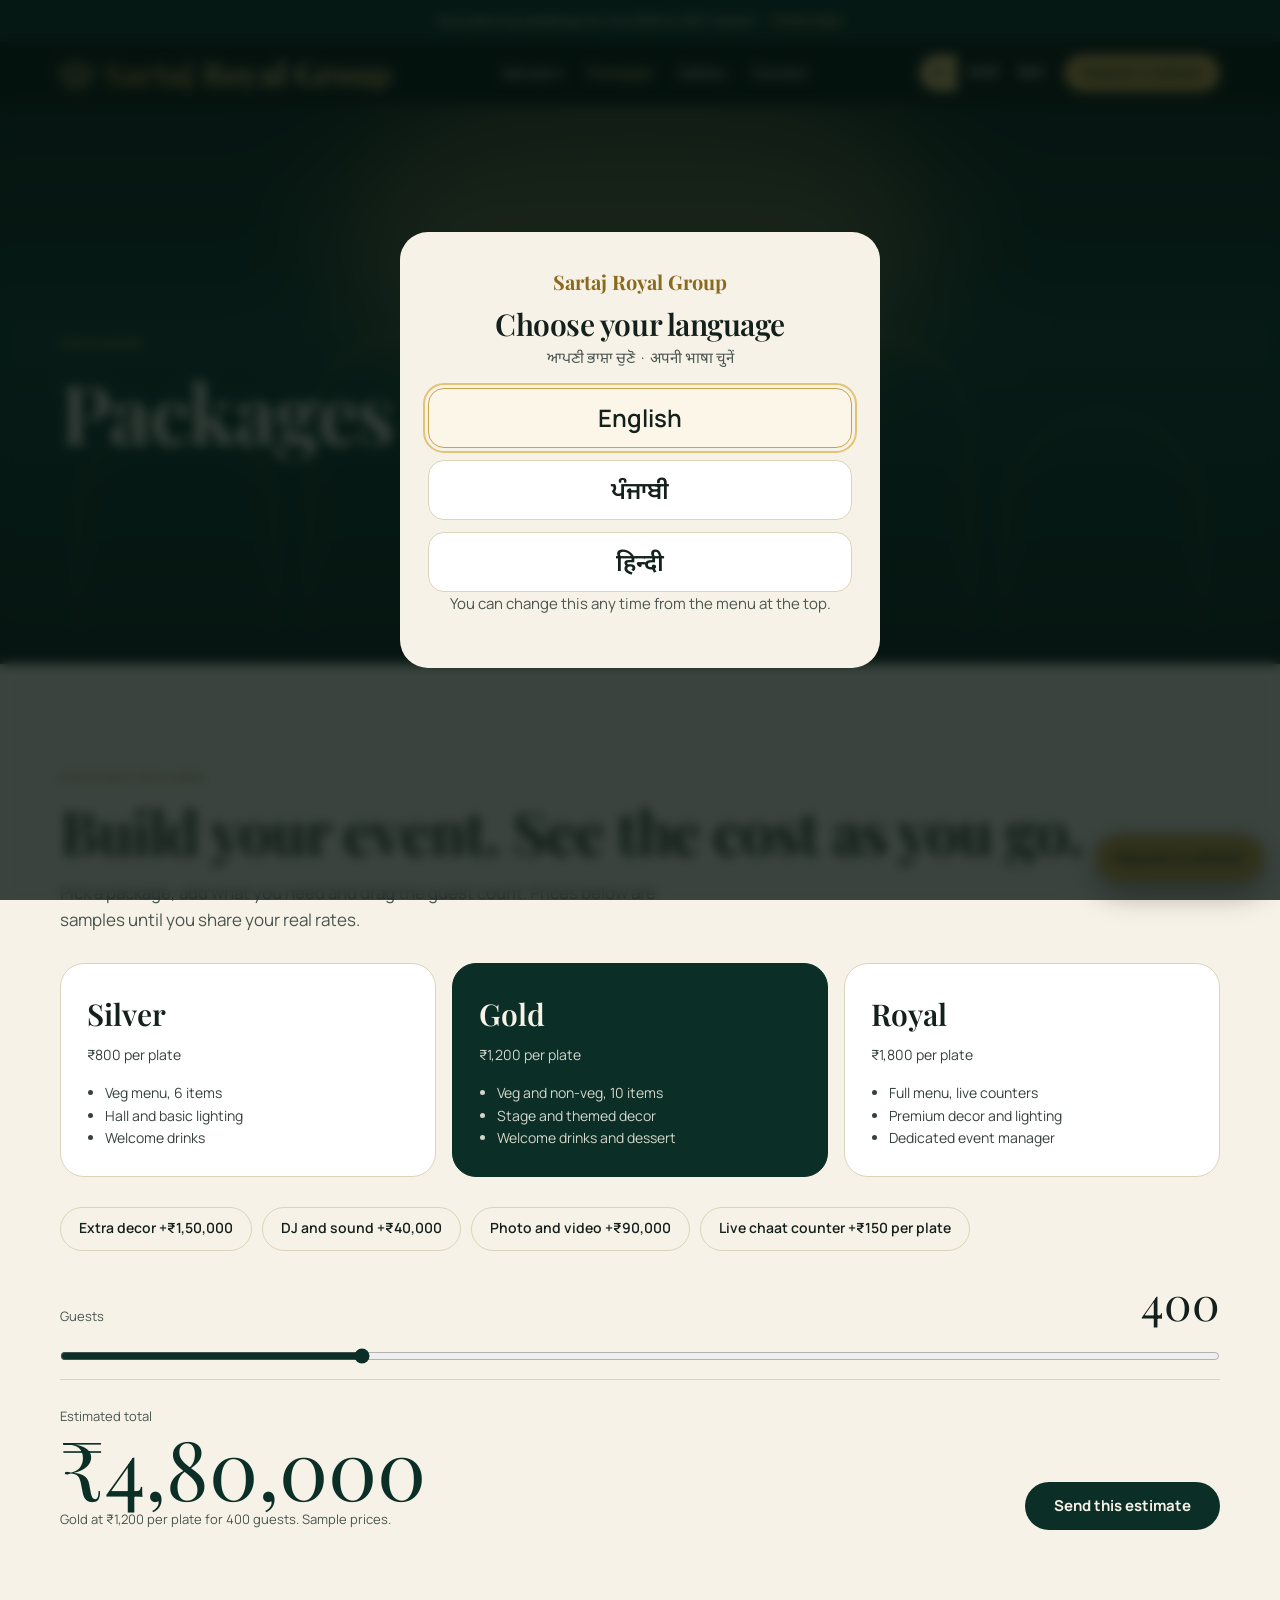
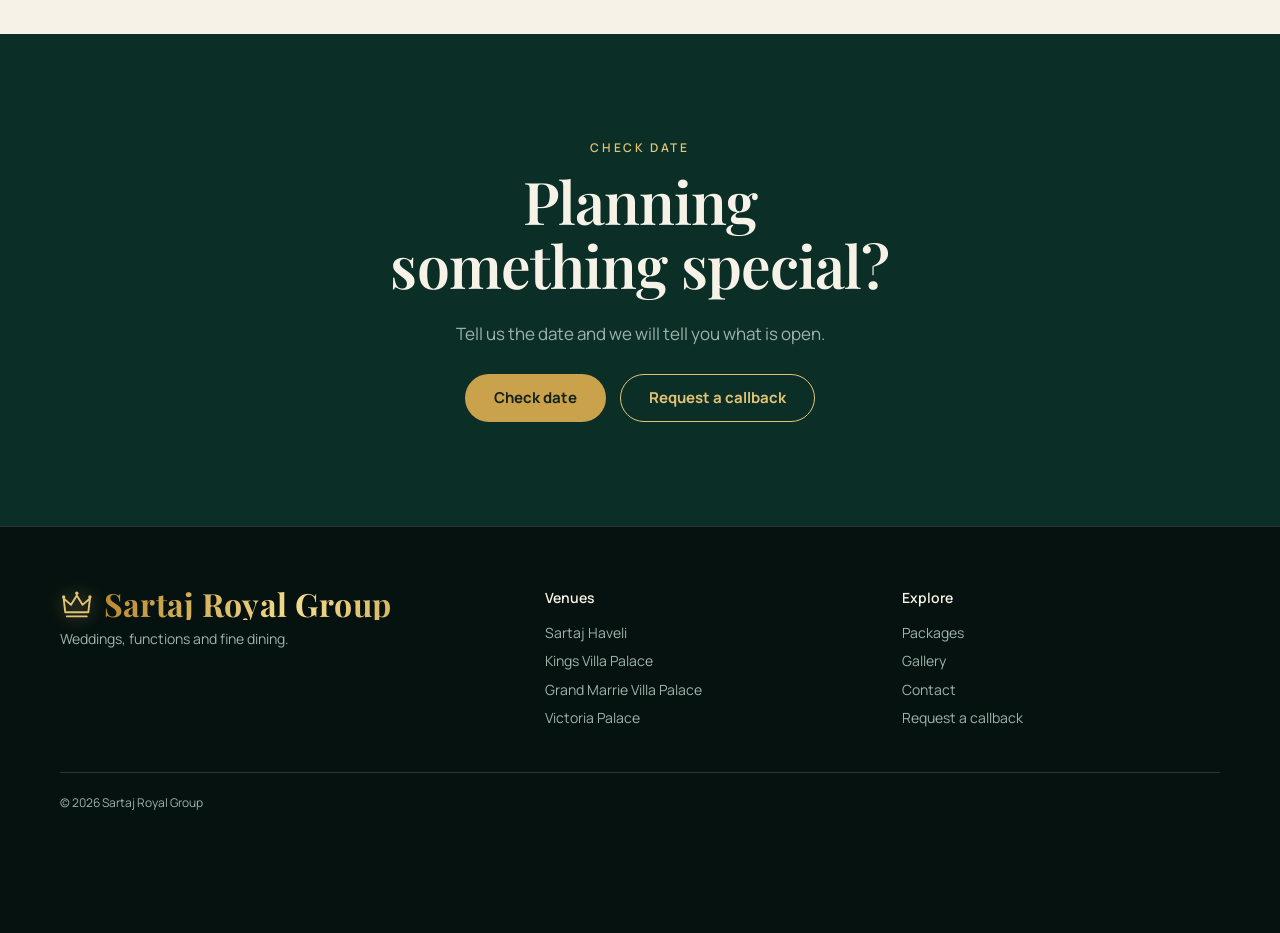
<file: packages.html>
<!doctype html>
<html lang="en"><head><meta charset="utf-8"><meta name="viewport" content="width=device-width,initial-scale=1,viewport-fit=cover">
<title>Packages and prices | Sartaj Royal Group</title>
<meta name="description" content="Wedding and function packages with a live price estimate.">
<link rel="icon" href="favicon.svg" type="image/svg+xml"><link rel="apple-touch-icon" href="apple-touch-icon.png"><meta name="theme-color" content="#0B2F27">
<meta property="og:type" content="website"><meta property="og:site_name" content="Sartaj Royal Group"><meta property="og:title" content="Packages and prices | Sartaj Royal Group"><meta property="og:description" content="Pick a package, add what you need and see the cost as you go."><meta property="og:image" content="https://sartaj-royal-group.netlify.app/og-image.png"><meta name="twitter:card" content="summary_large_image">
<link rel="preconnect" href="https://fonts.googleapis.com"><link rel="preconnect" href="https://fonts.gstatic.com" crossorigin>
<link href="https://fonts.googleapis.com/css2?family=Playfair+Display:ital,wght@0,500;0,600;0,700;1,500;1,600&family=Manrope:wght@400;500;600;700&family=Noto+Sans+Gurmukhi:wght@400;600&family=Noto+Sans+Devanagari:wght@400;600&display=swap" rel="stylesheet">
<link rel="stylesheet" href="style.css">
</head>
<body data-page="packages">
<div id="hdr"></div><section class="hero short"><div class="art-wrap"><div class="art" style="background:linear-gradient(180deg,#0B2F27 0%,#124A3D 60%,#1C6354 100%)"><div class="glow" style="width:46%;height:60%;left:27%;top:-10%;background:#E3C374"></div><div class="arches"><div class="arch"></div><div class="arch"></div><div class="arch"></div><div class="arch"></div><div class="arch"></div></div></div></div><div class="wrap hero-in"><div class="eyebrow fx">Packages</div><h1>Packages and prices</h1></div></section><main>
<section class="sec cream"><div class="wrap"><div class="rv"><div class="eyebrow">Package builder</div><h2 style="margin-top:12px">Build your event. See the cost as you go.</h2><p class="sub" id="pkSub" data-dyn>Pick a package, add what you need and drag the guest count.</p><div id="saleBar" data-dyn style="margin-top:14px"></div></div>
<div class="pk-grid" id="pkGrid" data-dyn></div><div class="addons" id="addons" role="group" aria-label="Add-ons" data-dyn></div>
<div class="gl"><label for="pkGuests" class="note">Guests</label><output id="pkOut" for="pkGuests">400</output></div><input type="range" id="pkGuests" min="20" max="1500" step="10" value="400">
<div class="total"><div><div class="note">Estimated total</div><div class="big" id="pkTotal">₹0</div><div class="note" id="pkLine" data-dyn></div></div><a class="btn btn-dark" href="contact.html#enquire" id="pkSend">Send this estimate</a></div></div></section>
<section class="sec cream" id="faqSec" hidden><div class="wrap two"><div class="rv"><div class="eyebrow">Good to know</div><h2 style="margin-top:12px">Questions we hear a lot.</h2><p style="margin-top:22px"><a class="btn btn-dark" id="faqWa" target="_blank" rel="noopener" hidden>Ask on WhatsApp</a></p></div><div class="faq rv" id="faqList" data-dyn></div></div></section>
<section class="sec deep cta-band"><div class="wrap rv"><div class="eyebrow">Check date</div><h2>Planning something special?</h2><p class="sub" style="margin:0 auto 26px">Tell us the date and we will tell you what is open.</p><div class="row"><a class="btn btn-gold" href="contact.html#enquire">Check date</a><button class="btn btn-line" type="button" data-cb>Request a callback</button></div></div></section></main>
<div id="ftr"></div>
<div id="ext"></div>
<script src="supabase-config.js"></script>
<script src="site.js" charset="utf-8"></script>
</body></html>
</file>
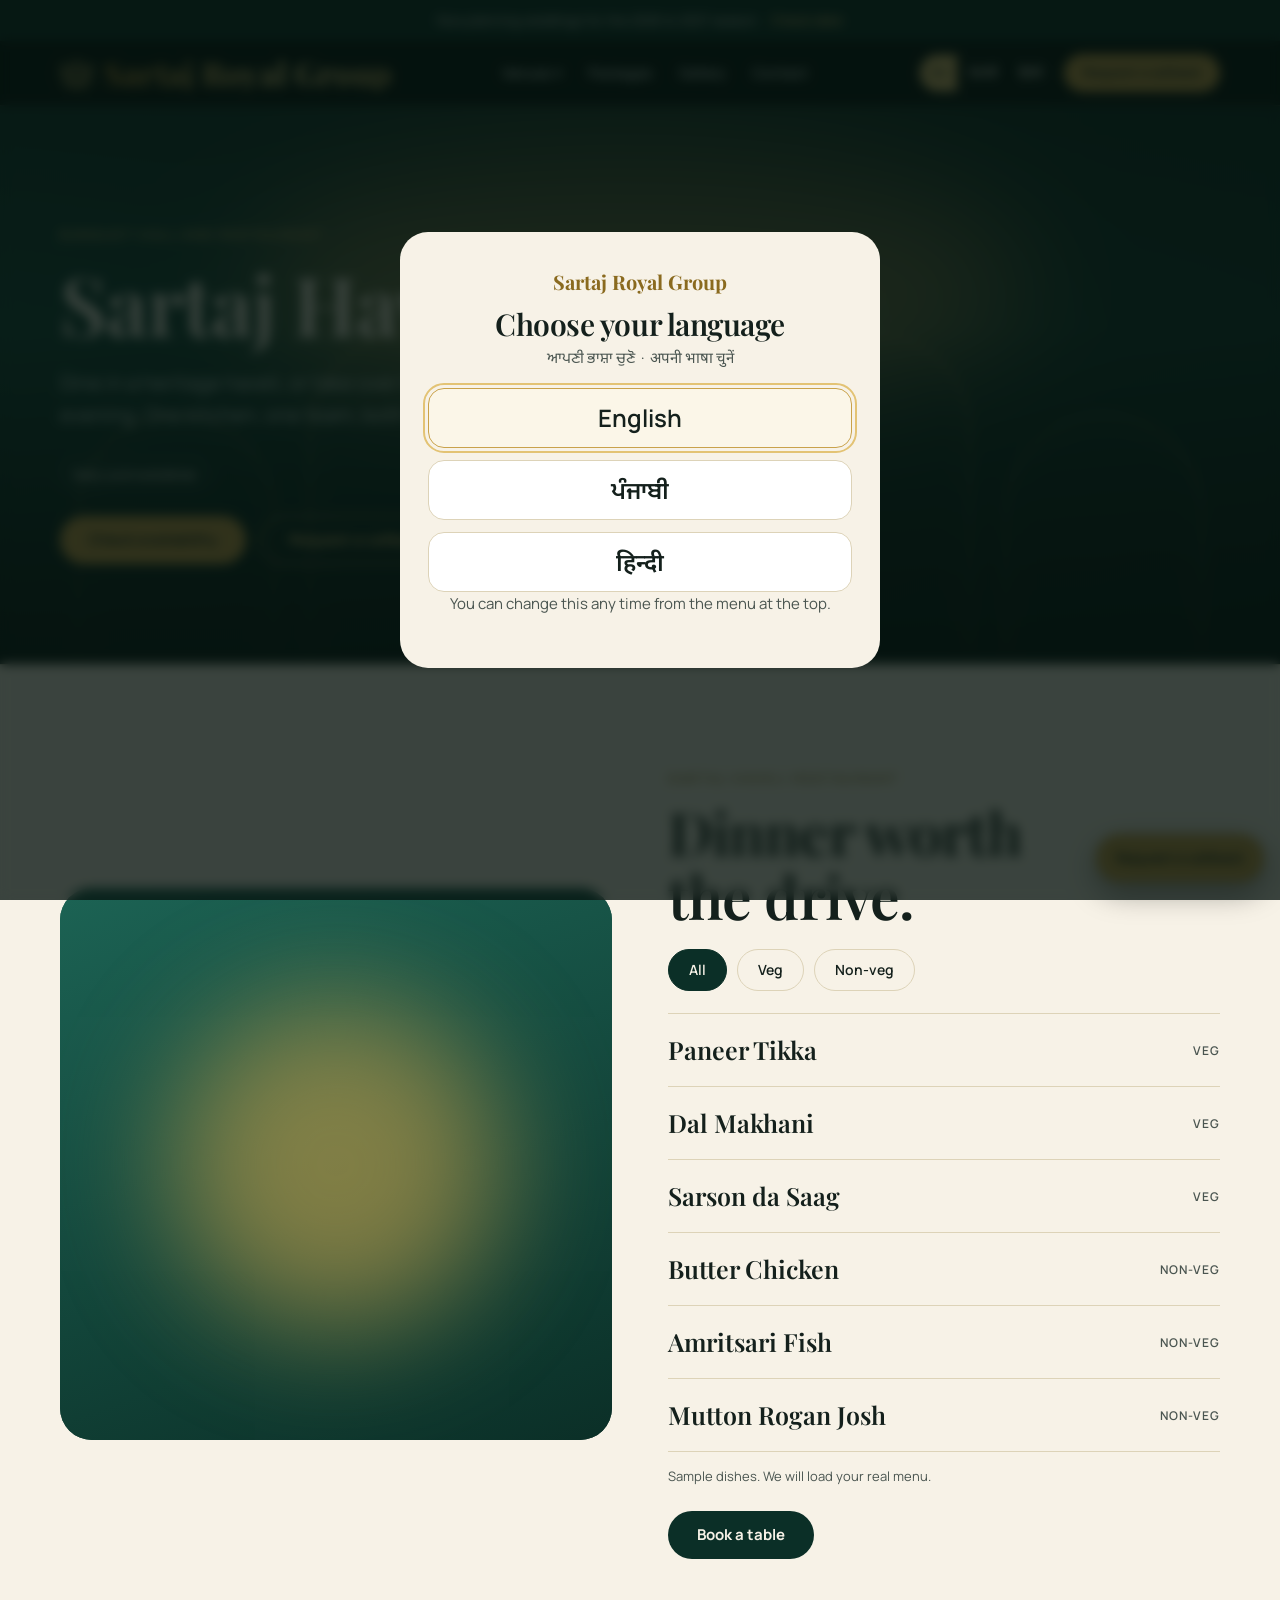
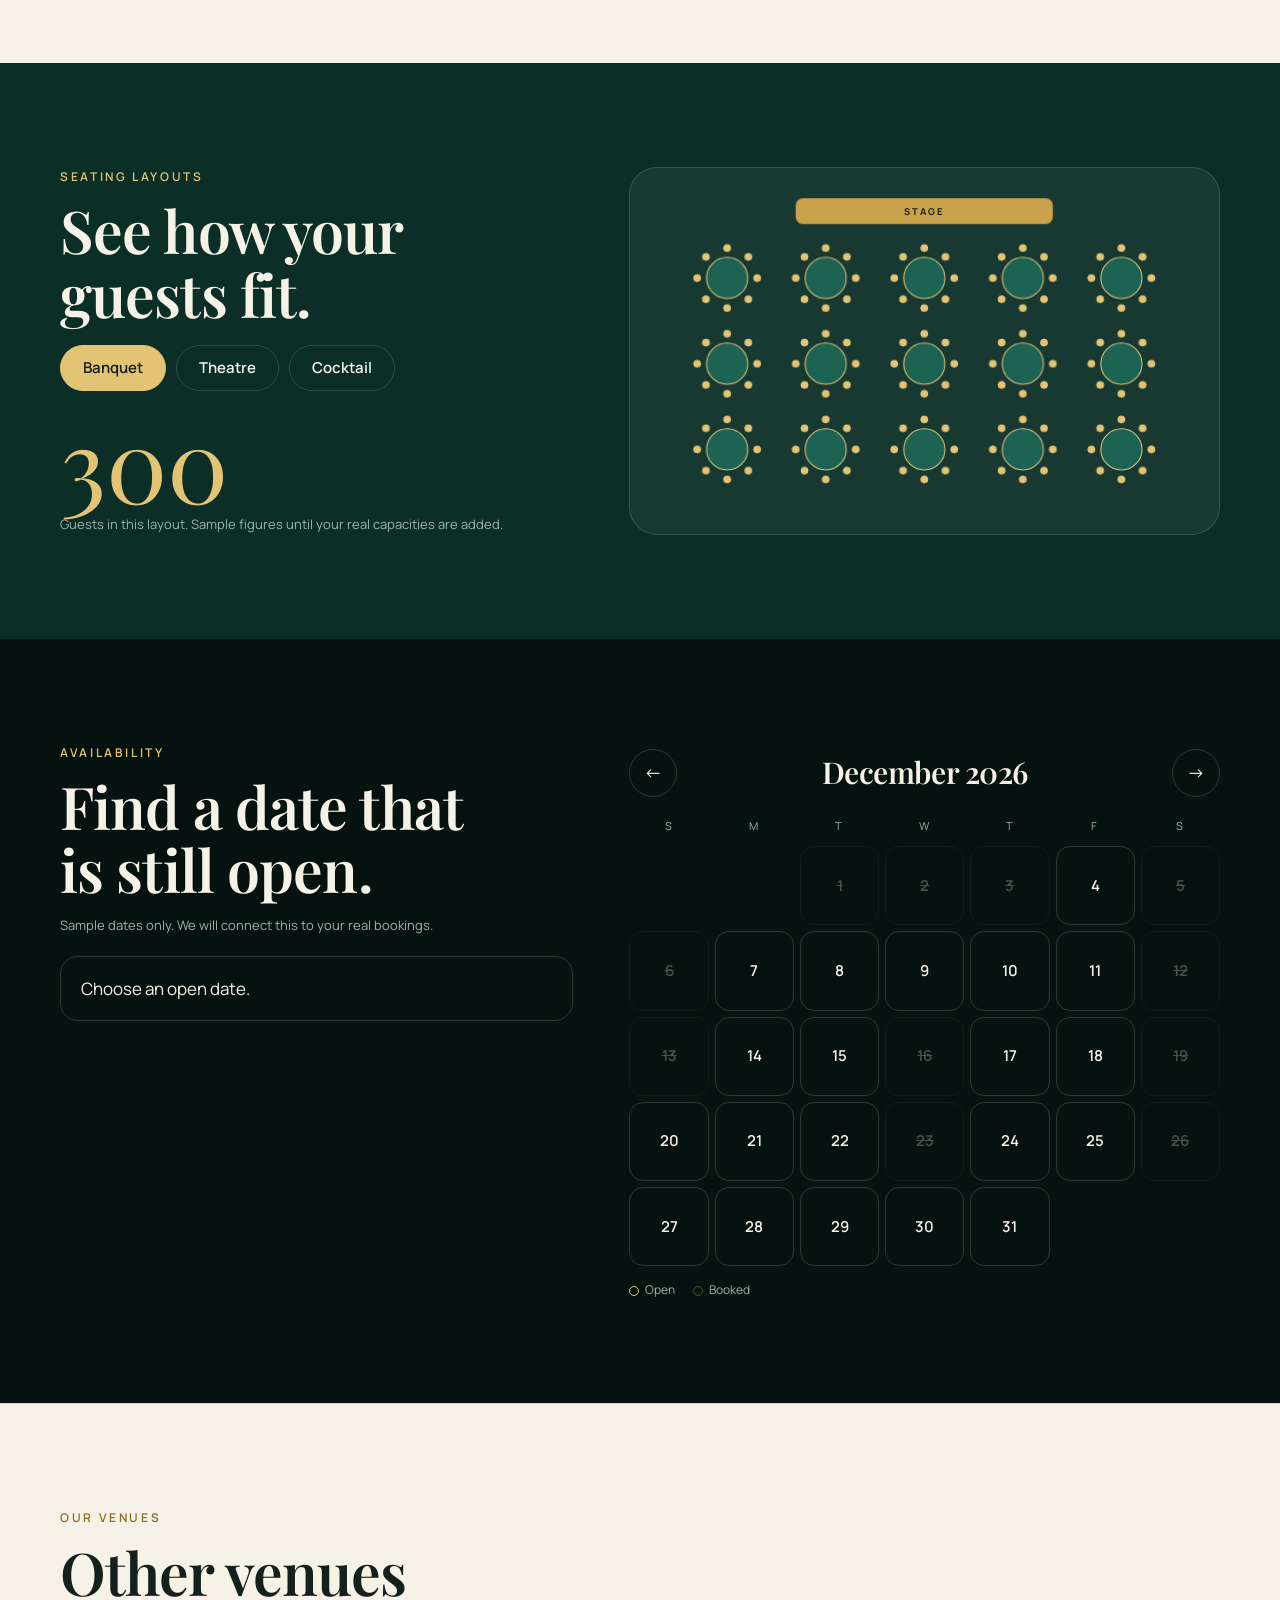
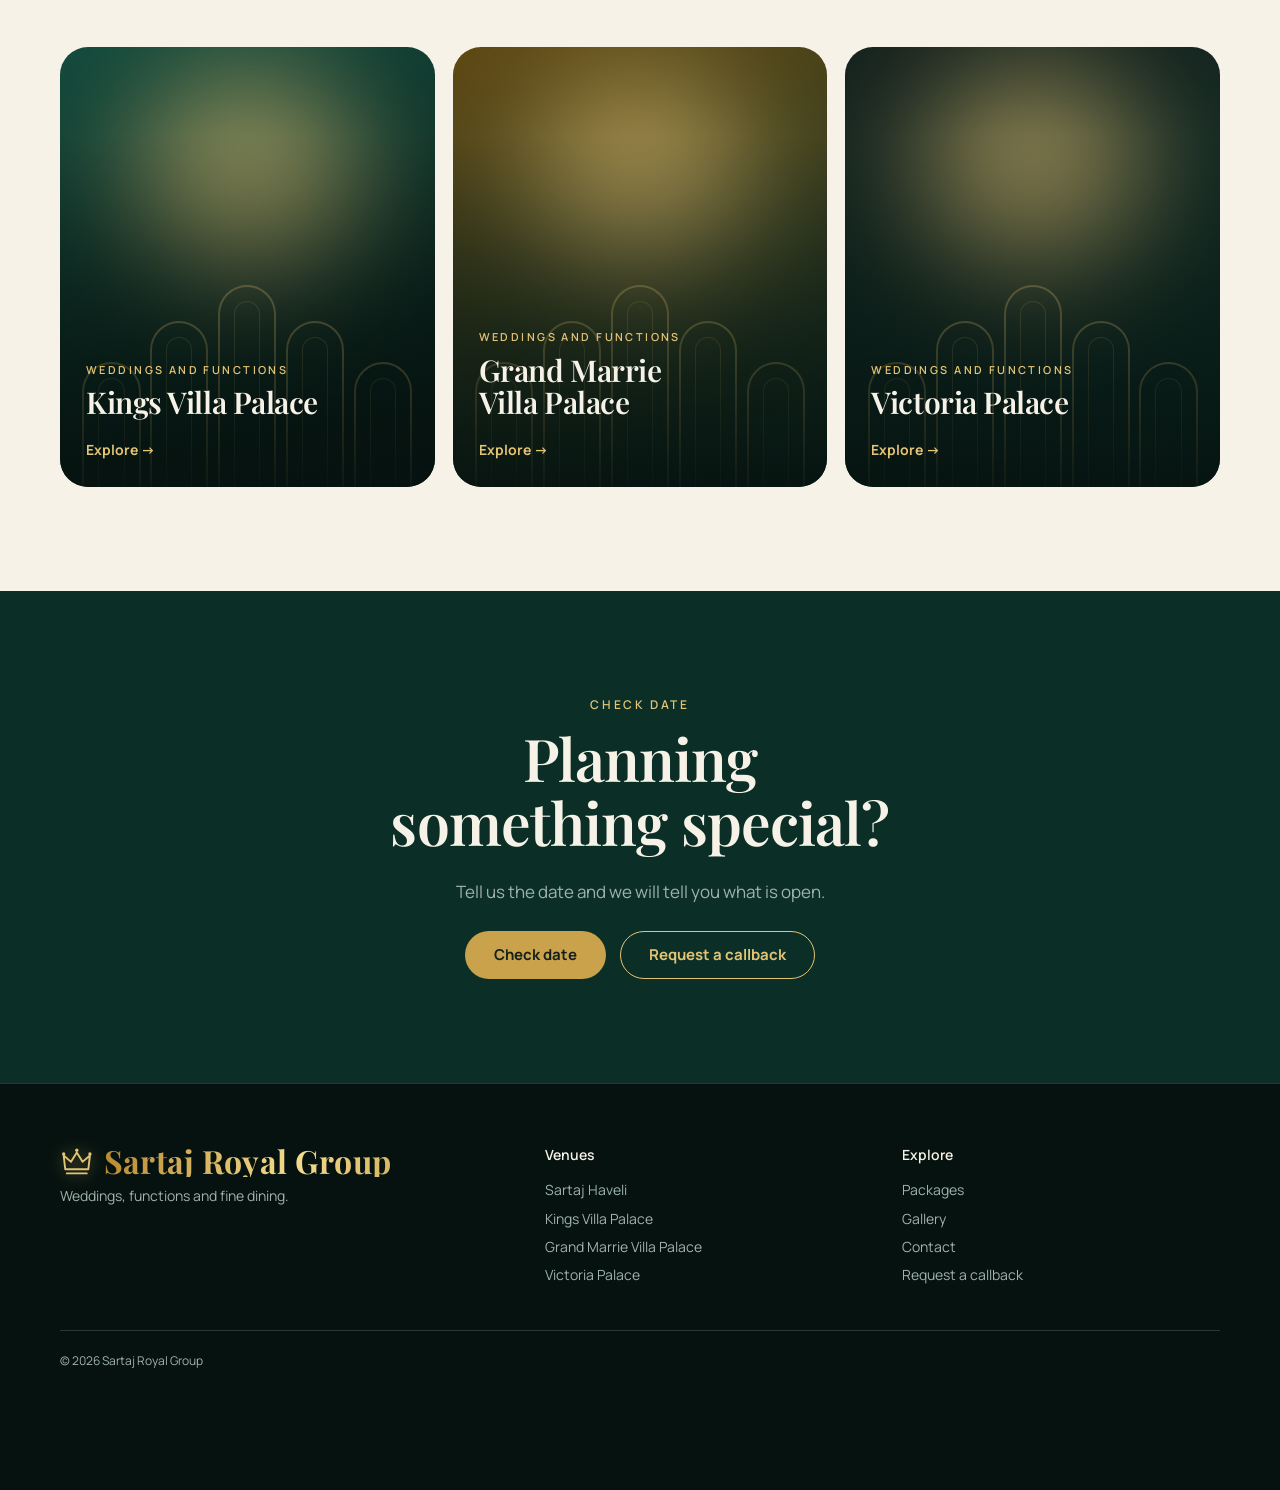
<file: sartaj-haveli.html>
<!doctype html>
<html lang="en"><head><meta charset="utf-8"><meta name="viewport" content="width=device-width,initial-scale=1,viewport-fit=cover">
<title>Sartaj Haveli | Sartaj Royal Group</title>
<meta name="description" content="Banquet hall and restaurant, with dining every day.">
<link rel="icon" href="favicon.svg" type="image/svg+xml"><link rel="apple-touch-icon" href="apple-touch-icon.png"><meta name="theme-color" content="#0B2F27">
<meta property="og:type" content="website"><meta property="og:site_name" content="Sartaj Royal Group"><meta property="og:title" content="Sartaj Haveli | Sartaj Royal Group"><meta property="og:description" content="Banquet hall and restaurant, with dining every day."><meta property="og:image" content="https://sartaj-royal-group.netlify.app/og-image.png"><meta name="twitter:card" content="summary_large_image">
<link rel="preconnect" href="https://fonts.googleapis.com"><link rel="preconnect" href="https://fonts.gstatic.com" crossorigin>
<link href="https://fonts.googleapis.com/css2?family=Playfair+Display:ital,wght@0,500;0,600;0,700;1,500;1,600&family=Manrope:wght@400;500;600;700&family=Noto+Sans+Gurmukhi:wght@400;600&family=Noto+Sans+Devanagari:wght@400;600&display=swap" rel="stylesheet">
<link rel="stylesheet" href="style.css">
</head>
<body data-page="venue" data-venue="0">
<div id="hdr"></div><main>
<section class="hero short"><div class="art-wrap" id="vArt" data-dyn></div><div class="wrap hero-in"><div class="eyebrow fx" id="vKind" data-dyn></div><h1 id="vName">Sartaj Haveli</h1><p class="lead" id="vBlurb" data-dyn></p><p class="note" id="vLoc" data-dyn hidden style="margin:-12px 0 22px"></p><div class="chips" id="vChips" data-dyn style="margin:0 0 26px"></div><div class="row"><a class="btn btn-gold" href="#availability">Check availability</a><button class="btn btn-line" type="button" data-cb>Request a callback</button></div></div></section>
<section class="sec cream" id="vAboutSec"><div class="wrap two"><div class="rv"><div class="eyebrow">About this venue</div><h2 style="margin:12px 0 18px">Sartaj Haveli</h2><p class="about" id="vAbout" data-dyn hidden></p></div><div class="facts rv" id="vFacts" data-dyn></div></div></section>
<section class="sec cream" id="menuSec" data-on="1"><div class="wrap dining"><div class="dish rv"><div class="art" id="dishArt" style="background:linear-gradient(160deg,#1C6354,#0B2F27)"><div class="glow" style="width:60%;height:60%;left:20%;top:20%;background:#C9A24B"></div></div></div><div class="rv"><div class="eyebrow">Sartaj Haveli restaurant</div><h2 style="margin-top:12px">Dinner worth the drive.</h2><div class="mchips" id="mchips" role="group" aria-label="Menu filter"><button class="mchip" aria-pressed="true" data-d="All">All</button><button class="mchip" aria-pressed="false" data-d="Veg">Veg</button><button class="mchip" aria-pressed="false" data-d="Non-veg">Non-veg</button></div><ul class="menu" id="menu" data-dyn></ul><p class="note" id="menuNote" style="margin:14px 0 24px">Sample dishes. We will load your real menu.</p><a class="btn btn-dark" href="contact.html?venue=0#enquire">Book a table</a></div></div></section>
<section class="sec cream" id="vGalSec" hidden><div class="wrap"><div class="head rv"><div class="eyebrow">Gallery</div><h2>A look inside.</h2></div><div class="gal" id="vGal" data-dyn></div></div></section>
<section class="sec deep" id="layouts"><div class="wrap two"><div class="rv"><div class="eyebrow">Seating layouts</div><h2 style="margin-top:12px">See how your guests fit.</h2>
 <div class="pills" role="group" aria-label="Layout" id="seatLayout"><button class="pill" aria-pressed="true" data-m="b">Banquet</button><button class="pill" aria-pressed="false" data-m="t">Theatre</button><button class="pill" aria-pressed="false" data-m="c">Cocktail</button></div>
 <div class="cap" id="seatCap">0</div><div class="note" id="seatNote" data-dyn>Guests in this layout. Sample figures until your real capacities are added.</div></div>
 <div class="seat-box rv"><svg id="seatSvg" viewBox="0 0 640 380" role="img" aria-label="Floor plan of the hall"></svg></div></div></section>
<section class="sec" id="availability" style="background:var(--ink)"><div class="wrap two"><div class="rv"><div class="eyebrow">Availability</div><h2 style="margin-top:12px">Find a date that is still open.</h2><p class="note" id="calNote" data-dyn style="margin-top:14px">Sample dates only. We will connect this to your real bookings.</p>
 <div class="pickbox" aria-live="polite"><span id="calPick" data-dyn>Choose an open date.</span><a class="btn btn-gold" href="contact.html#enquire" id="calUse" hidden>Use this date</a></div></div>
 <div class="rv"><div class="cal-head"><button class="arrow" id="calPrev" aria-label="Previous month">←</button><h3 id="calTitle" data-dyn></h3><button class="arrow" id="calNext" aria-label="Next month">→</button></div><div class="cal" id="cal" data-dyn></div><div class="legend"><span><i></i>Open</span><span><i style="opacity:.3"></i>Booked</span></div></div></div></section>
<section class="sec deep" id="vTourSec" hidden><div class="wrap two"><div class="rv"><div class="eyebrow">Walk through</div><h2 style="margin-top:12px">Step inside before you visit.</h2><p style="margin:22px 0 0"><a class="btn btn-gold" href="contact.html#enquire">Book a visit</a></p></div><div class="vtour rv" id="vTour" data-dyn></div></div></section>
<section class="sec cream" id="vMapSec" hidden><div class="wrap two"><div class="rv"><div class="eyebrow">Find us</div><h2 style="margin:12px 0 22px">Easy to reach, easy to park.</h2><ul class="vinfo" id="vInfo" data-dyn></ul><a class="btn btn-dark" id="vDir" target="_blank" rel="noopener">Get directions</a></div><div class="vmap rv" id="vMap" data-dyn></div></div></section>
<section class="sec cream"><div class="wrap"><div class="head rv"><div class="eyebrow">Our venues</div><h2>Other venues</h2></div><div class="vgrid three" id="others" data-dyn></div></div></section>
<section class="sec deep cta-band"><div class="wrap rv"><div class="eyebrow">Check date</div><h2>Planning something special?</h2><p class="sub" style="margin:0 auto 26px">Tell us the date and we will tell you what is open.</p><div class="row"><a class="btn btn-gold" href="contact.html#enquire">Check date</a><button class="btn btn-line" type="button" data-cb>Request a callback</button></div></div></section>
</main>
<div id="ftr"></div>
<div id="ext"></div>
<script src="supabase-config.js"></script>
<script src="site.js" charset="utf-8"></script>
</body></html>
</file>
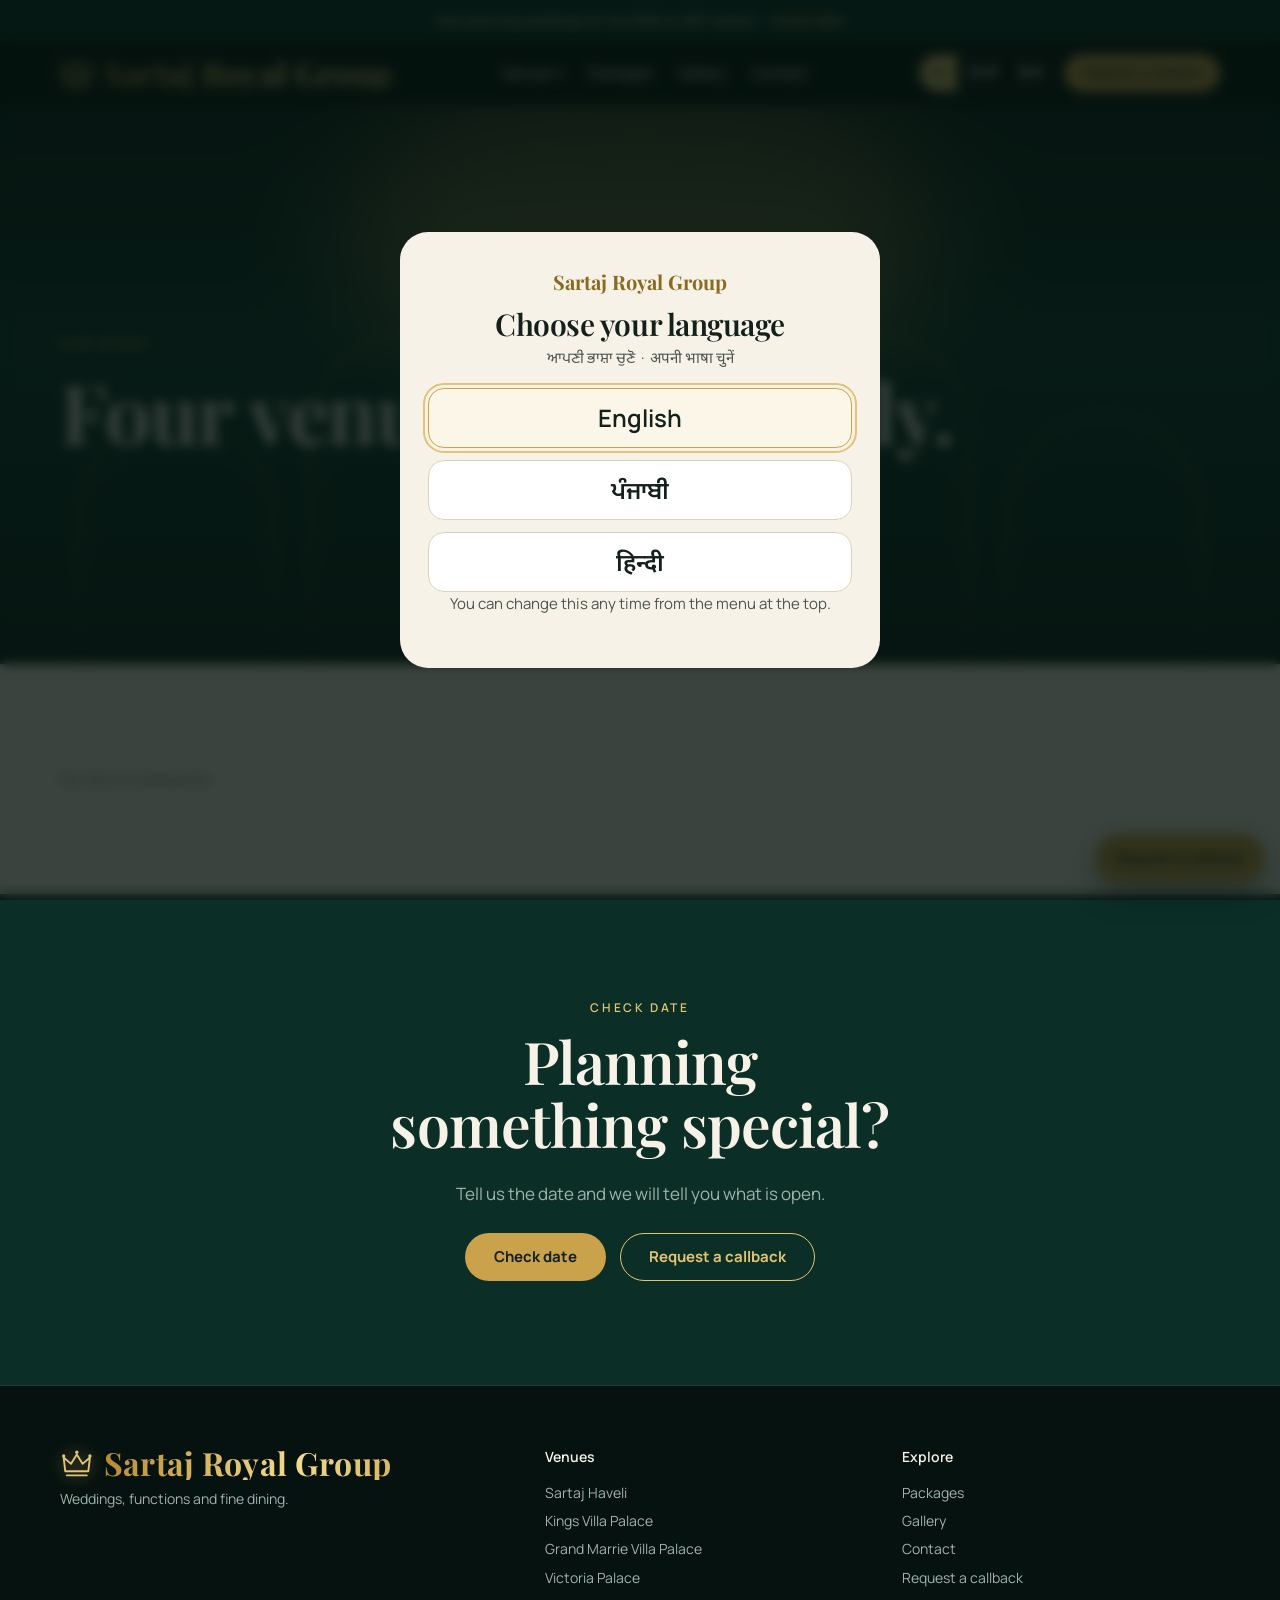
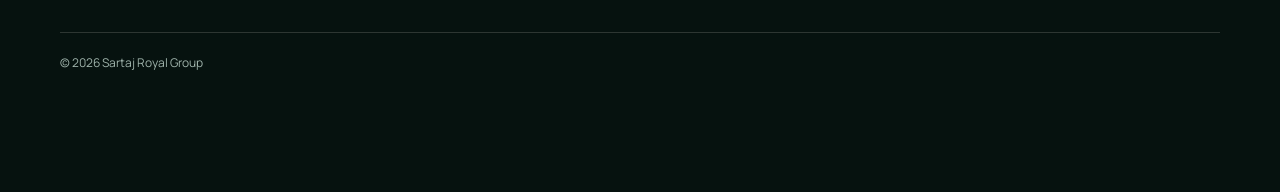
<file: story.html>
<!doctype html>
<html lang="en"><head><meta charset="utf-8"><meta name="viewport" content="width=device-width,initial-scale=1,viewport-fit=cover">
<title>Our story | Sartaj Royal Group</title>
<meta name="description" content="The family behind Sartaj Royal Group.">
<link rel="icon" href="favicon.svg" type="image/svg+xml"><link rel="apple-touch-icon" href="apple-touch-icon.png"><meta name="theme-color" content="#0B2F27">
<meta property="og:type" content="website"><meta property="og:site_name" content="Sartaj Royal Group"><meta property="og:title" content="Our story | Sartaj Royal Group"><meta property="og:description" content="The family behind Sartaj Royal Group."><meta property="og:image" content="https://sartaj-royal-group.netlify.app/og-image.png"><meta name="twitter:card" content="summary_large_image">
<link rel="preconnect" href="https://fonts.googleapis.com"><link rel="preconnect" href="https://fonts.gstatic.com" crossorigin>
<link href="https://fonts.googleapis.com/css2?family=Playfair+Display:ital,wght@0,500;0,600;0,700;1,500;1,600&family=Manrope:wght@400;500;600;700&family=Noto+Sans+Gurmukhi:wght@400;600&family=Noto+Sans+Devanagari:wght@400;600&display=swap" rel="stylesheet">
<link rel="stylesheet" href="style.css">
</head>
<body data-page="story">
<div id="hdr"></div><section class="hero short"><div class="art-wrap"><div class="art" style="background:linear-gradient(180deg,#0B2F27 0%,#124A3D 60%,#1C6354 100%)"><div class="glow" style="width:46%;height:60%;left:27%;top:-10%;background:#E3C374"></div><div class="arches"><div class="arch"></div><div class="arch"></div><div class="arch"></div><div class="arch"></div><div class="arch"></div></div></div></div><div class="wrap hero-in"><div class="eyebrow fx">Our story</div><h1 id="stTitle">Our story</h1></div></section><main>
<section class="sec cream" id="stMain" hidden><div class="wrap two"><div class="rv"><div class="st-ph"><div class="art" id="stPhoto" style="background:linear-gradient(160deg,#1C6354,#0B2F27)"><div class="glow" style="width:60%;height:60%;left:20%;top:20%;background:#C9A24B"></div></div></div></div><div class="rv"><div class="eyebrow">Our story</div><div class="story" id="stBody" data-dyn></div><div class="sign" id="stSign" data-dyn></div></div></div></section>
<section class="sec cream" id="stEmpty"><div class="wrap"><p class="note">Our story is coming soon.</p></div></section>
<section class="sec deep cta-band"><div class="wrap rv"><div class="eyebrow">Check date</div><h2>Planning something special?</h2><p class="sub" style="margin:0 auto 26px">Tell us the date and we will tell you what is open.</p><div class="row"><a class="btn btn-gold" href="contact.html#enquire">Check date</a><button class="btn btn-line" type="button" data-cb>Request a callback</button></div></div></section></main>
<div id="ftr"></div>
<div id="ext"></div>
<script src="supabase-config.js"></script>
<script src="site.js" charset="utf-8"></script>
</body></html>
</file>
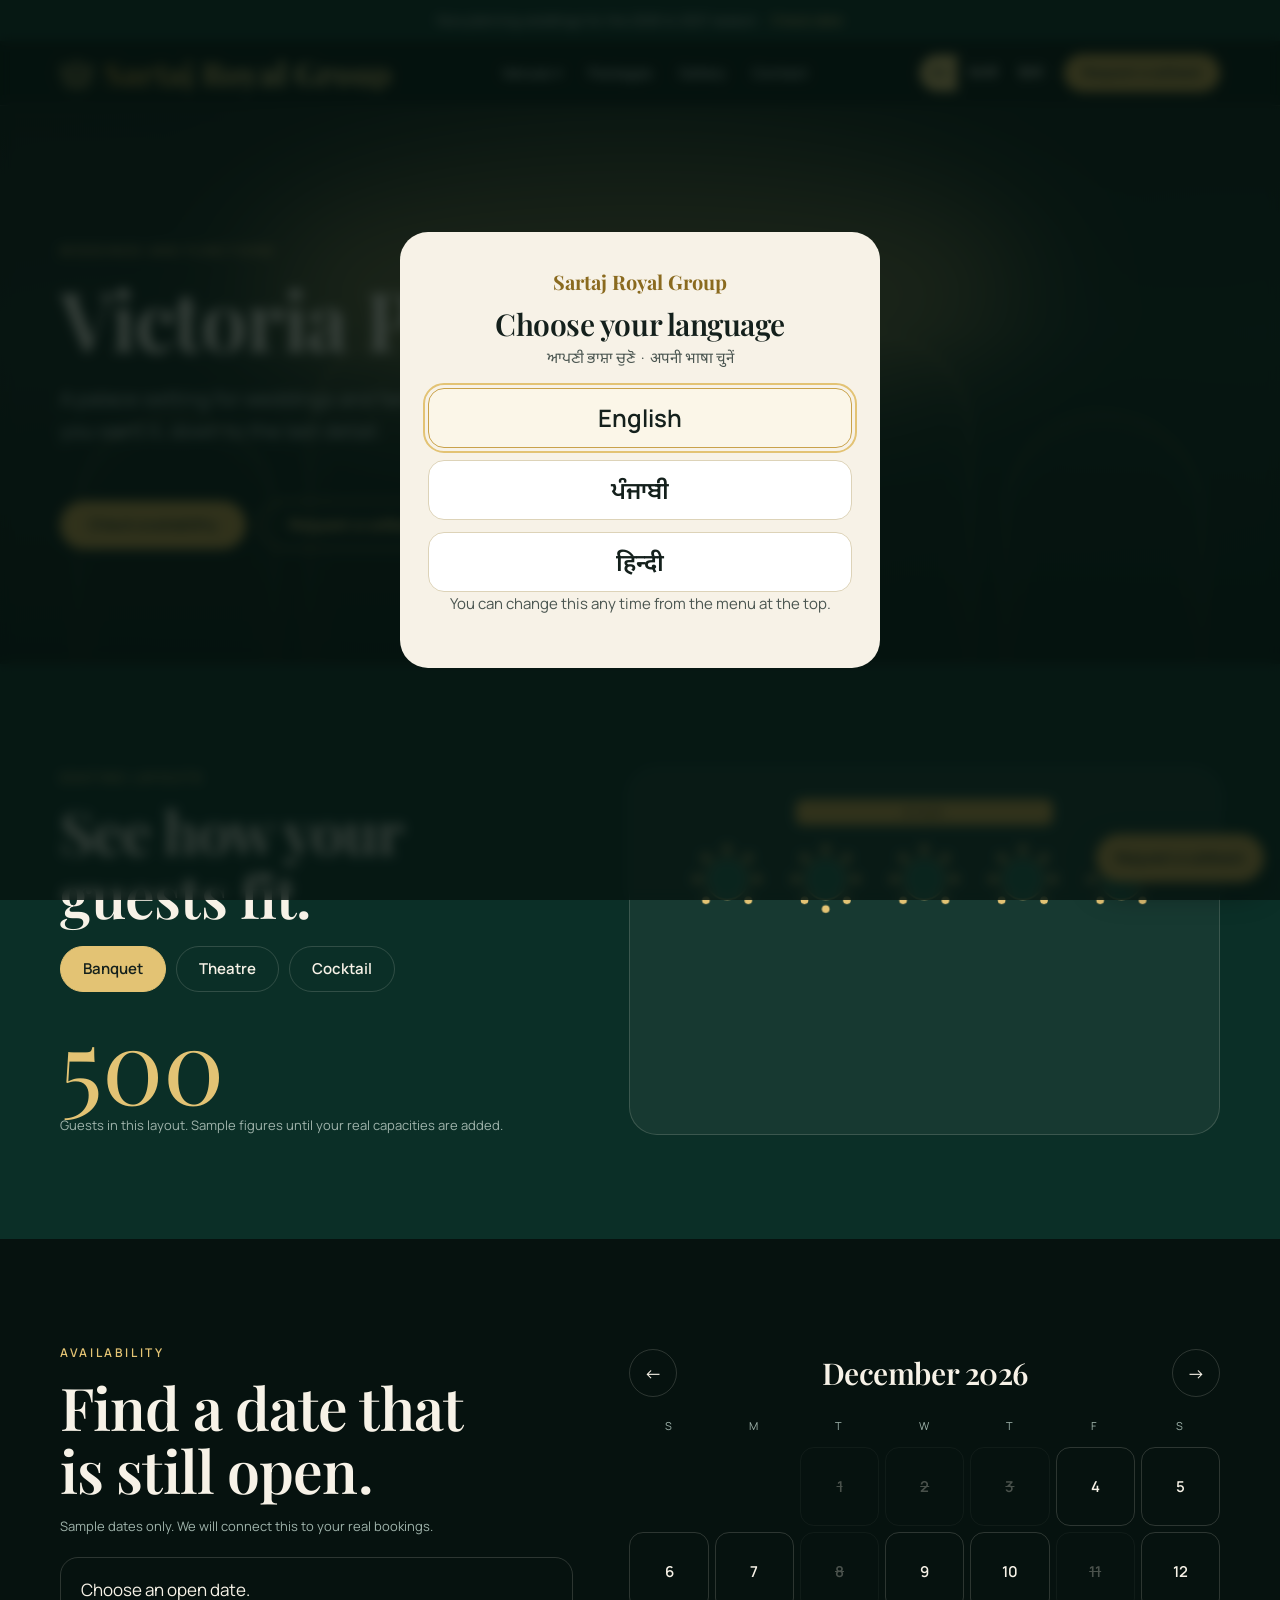
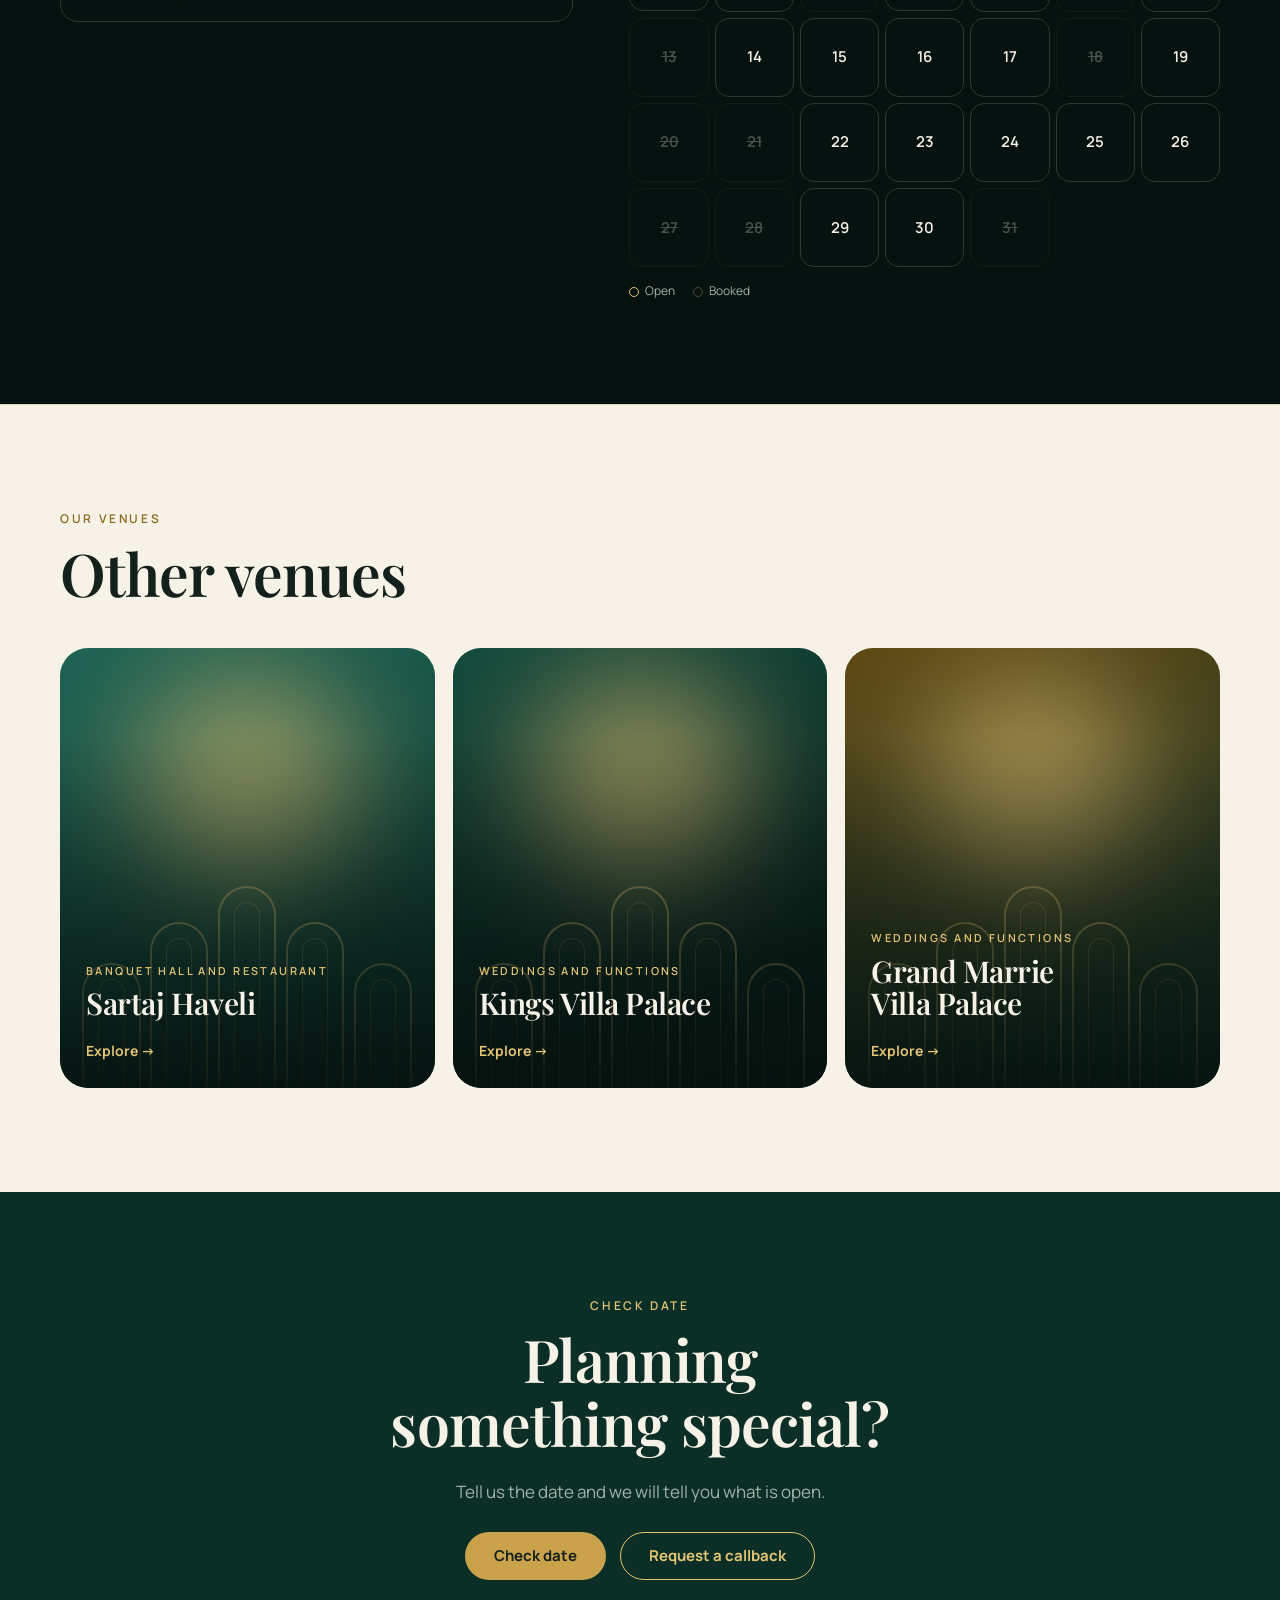
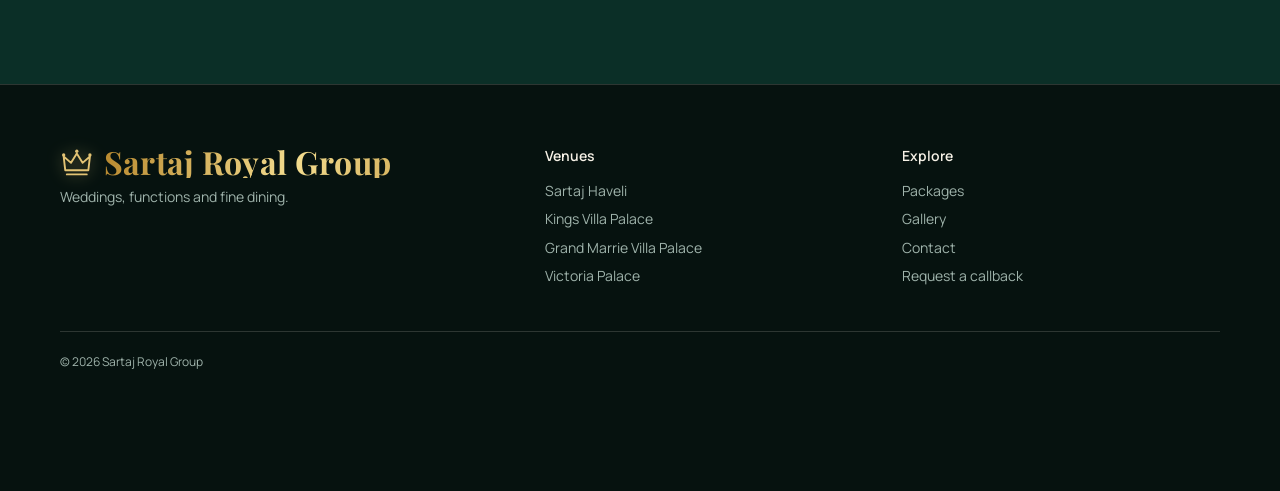
<file: victoria-palace.html>
<!doctype html>
<html lang="en"><head><meta charset="utf-8"><meta name="viewport" content="width=device-width,initial-scale=1,viewport-fit=cover">
<title>Victoria Palace | Sartaj Royal Group</title>
<meta name="description" content="Palace setting for weddings and family functions.">
<link rel="icon" href="favicon.svg" type="image/svg+xml"><link rel="apple-touch-icon" href="apple-touch-icon.png"><meta name="theme-color" content="#0B2F27">
<meta property="og:type" content="website"><meta property="og:site_name" content="Sartaj Royal Group"><meta property="og:title" content="Victoria Palace | Sartaj Royal Group"><meta property="og:description" content="Palace setting for weddings and family functions."><meta property="og:image" content="https://sartaj-royal-group.netlify.app/og-image.png"><meta name="twitter:card" content="summary_large_image">
<link rel="preconnect" href="https://fonts.googleapis.com"><link rel="preconnect" href="https://fonts.gstatic.com" crossorigin>
<link href="https://fonts.googleapis.com/css2?family=Playfair+Display:ital,wght@0,500;0,600;0,700;1,500;1,600&family=Manrope:wght@400;500;600;700&family=Noto+Sans+Gurmukhi:wght@400;600&family=Noto+Sans+Devanagari:wght@400;600&display=swap" rel="stylesheet">
<link rel="stylesheet" href="style.css">
</head>
<body data-page="venue" data-venue="3">
<div id="hdr"></div><main>
<section class="hero short"><div class="art-wrap" id="vArt" data-dyn></div><div class="wrap hero-in"><div class="eyebrow fx" id="vKind" data-dyn></div><h1 id="vName">Victoria Palace</h1><p class="lead" id="vBlurb" data-dyn></p><p class="note" id="vLoc" data-dyn hidden style="margin:-12px 0 22px"></p><div class="chips" id="vChips" data-dyn style="margin:0 0 26px"></div><div class="row"><a class="btn btn-gold" href="#availability">Check availability</a><button class="btn btn-line" type="button" data-cb>Request a callback</button></div></div></section>
<section class="sec cream" id="vAboutSec"><div class="wrap two"><div class="rv"><div class="eyebrow">About this venue</div><h2 style="margin:12px 0 18px">Victoria Palace</h2><p class="about" id="vAbout" data-dyn hidden></p></div><div class="facts rv" id="vFacts" data-dyn></div></div></section>

<section class="sec cream" id="vGalSec" hidden><div class="wrap"><div class="head rv"><div class="eyebrow">Gallery</div><h2>A look inside.</h2></div><div class="gal" id="vGal" data-dyn></div></div></section>
<section class="sec deep" id="layouts"><div class="wrap two"><div class="rv"><div class="eyebrow">Seating layouts</div><h2 style="margin-top:12px">See how your guests fit.</h2>
 <div class="pills" role="group" aria-label="Layout" id="seatLayout"><button class="pill" aria-pressed="true" data-m="b">Banquet</button><button class="pill" aria-pressed="false" data-m="t">Theatre</button><button class="pill" aria-pressed="false" data-m="c">Cocktail</button></div>
 <div class="cap" id="seatCap">0</div><div class="note" id="seatNote" data-dyn>Guests in this layout. Sample figures until your real capacities are added.</div></div>
 <div class="seat-box rv"><svg id="seatSvg" viewBox="0 0 640 380" role="img" aria-label="Floor plan of the hall"></svg></div></div></section>
<section class="sec" id="availability" style="background:var(--ink)"><div class="wrap two"><div class="rv"><div class="eyebrow">Availability</div><h2 style="margin-top:12px">Find a date that is still open.</h2><p class="note" id="calNote" data-dyn style="margin-top:14px">Sample dates only. We will connect this to your real bookings.</p>
 <div class="pickbox" aria-live="polite"><span id="calPick" data-dyn>Choose an open date.</span><a class="btn btn-gold" href="contact.html#enquire" id="calUse" hidden>Use this date</a></div></div>
 <div class="rv"><div class="cal-head"><button class="arrow" id="calPrev" aria-label="Previous month">←</button><h3 id="calTitle" data-dyn></h3><button class="arrow" id="calNext" aria-label="Next month">→</button></div><div class="cal" id="cal" data-dyn></div><div class="legend"><span><i></i>Open</span><span><i style="opacity:.3"></i>Booked</span></div></div></div></section>
<section class="sec deep" id="vTourSec" hidden><div class="wrap two"><div class="rv"><div class="eyebrow">Walk through</div><h2 style="margin-top:12px">Step inside before you visit.</h2><p style="margin:22px 0 0"><a class="btn btn-gold" href="contact.html#enquire">Book a visit</a></p></div><div class="vtour rv" id="vTour" data-dyn></div></div></section>
<section class="sec cream" id="vMapSec" hidden><div class="wrap two"><div class="rv"><div class="eyebrow">Find us</div><h2 style="margin:12px 0 22px">Easy to reach, easy to park.</h2><ul class="vinfo" id="vInfo" data-dyn></ul><a class="btn btn-dark" id="vDir" target="_blank" rel="noopener">Get directions</a></div><div class="vmap rv" id="vMap" data-dyn></div></div></section>
<section class="sec cream"><div class="wrap"><div class="head rv"><div class="eyebrow">Our venues</div><h2>Other venues</h2></div><div class="vgrid three" id="others" data-dyn></div></div></section>
<section class="sec deep cta-band"><div class="wrap rv"><div class="eyebrow">Check date</div><h2>Planning something special?</h2><p class="sub" style="margin:0 auto 26px">Tell us the date and we will tell you what is open.</p><div class="row"><a class="btn btn-gold" href="contact.html#enquire">Check date</a><button class="btn btn-line" type="button" data-cb>Request a callback</button></div></div></section>
</main>
<div id="ftr"></div>
<div id="ext"></div>
<script src="supabase-config.js"></script>
<script src="site.js" charset="utf-8"></script>
</body></html>
</file>
<file: style.css>
@charset "utf-8";
/* Sartaj Royal Group: multi-page site. Emerald, champagne gold and cream. Playfair Display for headlines, Manrope for text. */
:root{
  --ink:#06120F; --deep:#0B2F27; --emerald:#124A3D; --jade:#1C6354;
  --gold:#C9A24B; --champ:#E3C374; --cream:#F7F2E7; --mute:#9FB3AB;
  --line:rgba(247,242,231,.16); --paper:#F7F2E7; --paper-ink:#14201C; --paper-mute:#4A5550; --paper-line:#DDD3B8;
  --display:'Playfair Display','Noto Sans Gurmukhi','Noto Sans Devanagari',Georgia,serif;
  --body:'Manrope','Noto Sans Gurmukhi','Noto Sans Devanagari',system-ui,sans-serif;
  color-scheme:dark;
}
*{box-sizing:border-box}
html{scroll-behavior:smooth;scroll-padding-top:90px}
body{margin:0;background:var(--ink);color:var(--cream);font-family:var(--body);font-size:17px;line-height:1.6;-webkit-font-smoothing:antialiased;overflow-x:hidden}
body.lock{overflow:hidden}
[hidden]{display:none!important}
a{color:inherit;text-decoration:none}
button{font:inherit;color:inherit;cursor:pointer}
img{max-width:100%}
:focus-visible{outline:2px solid var(--champ);outline-offset:3px}
h1,h2,h3{font-family:var(--display);font-weight:600;margin:0;text-wrap:balance;letter-spacing:-.015em;line-height:1.08}
p{margin:0}
.wrap{max-width:1200px;margin:0 auto;padding-left:max(20px,env(safe-area-inset-left,0px));padding-right:max(20px,env(safe-area-inset-right,0px))}
.eyebrow{font-size:12px;letter-spacing:.22em;text-transform:uppercase;color:var(--champ);font-weight:600}
.cream .eyebrow,.light .eyebrow{color:#8A6A1F}
.note{font-size:13px;color:var(--mute)}
.cream .note,.light .note{color:var(--paper-mute)}
.shine{font-style:italic;padding:0 .08em .16em 0;background:linear-gradient(100deg,#C9A24B 25%,#FFF1BF 45%,#E3C374 55%,#C9A24B 75%);background-size:260% 100%;-webkit-background-clip:text;background-clip:text;-webkit-text-fill-color:transparent;animation:shine 6s linear infinite}
@keyframes shine{from{background-position:130% 0}to{background-position:-130% 0}}
@keyframes rise{from{transform:translateY(108%)}to{transform:none}}
@keyframes fade{from{opacity:0;transform:translateY(14px)}to{opacity:1;transform:none}}
@keyframes pop{from{transform:scale(0);opacity:0}to{transform:scale(1);opacity:1}}

/* buttons */
.btn{display:inline-flex;align-items:center;justify-content:center;min-height:48px;padding:0 28px;border-radius:999px;font-weight:700;font-size:15px;border:1px solid transparent;transition:transform .25s,background .25s,box-shadow .25s;position:relative;overflow:hidden;text-align:center}
.btn:hover{transform:translateY(-2px)}
.btn-gold{background:var(--gold);color:#14201C}
.btn-gold:hover{background:var(--champ);box-shadow:0 10px 30px rgba(201,162,75,.35)}
.btn-line{border-color:var(--champ);color:var(--champ);background:transparent}
.btn-line:hover{background:rgba(227,194,116,.1)}
.cream .btn-line,.light .btn-line{border-color:var(--paper-line);color:var(--paper-ink)}
.btn-dark{background:var(--deep);color:var(--cream)}
.btn-dark:hover{background:var(--emerald)}
.row{display:flex;gap:14px;flex-wrap:wrap}

/* reveal */
.rv{opacity:.2;transform:translateY(24px);transition:opacity .9s cubic-bezier(.2,.8,.2,1),transform .9s cubic-bezier(.2,.8,.2,1)}
.rv.in{opacity:1;transform:none}

/* promo + nav */
.promo{background:var(--deep);text-align:center;font-size:13px;padding:10px 16px}
.promo a{color:var(--champ);margin-left:8px;font-weight:600}
.nav{position:sticky;top:0;z-index:60;background:rgba(6,18,15,.78);backdrop-filter:saturate(180%) blur(18px);-webkit-backdrop-filter:saturate(180%) blur(18px);border-bottom:1px solid var(--line);padding-top:env(safe-area-inset-top,0px)}
.nav-in{display:flex;align-items:center;justify-content:space-between;height:64px;gap:14px}
.brand{font-family:var(--display);font-size:32px;font-weight:700;letter-spacing:.01em;line-height:1.05;color:var(--champ);white-space:nowrap}
.links{display:flex;gap:26px;font-size:14px;font-weight:600;color:#D9E2DD;align-items:center}
.links>a,.links .dd>button{position:relative;padding:6px 0;background:none;border:0;font-weight:600;font-size:14px;color:#D9E2DD}
.links a.on,.links a:hover,.links .dd>button:hover{color:var(--champ)}
.dd{position:relative}
.dd-menu{position:absolute;top:100%;left:-16px;min-width:260px;background:#0A1D18;border:1px solid var(--line);border-radius:16px;padding:8px;display:none;box-shadow:0 20px 50px rgba(0,0,0,.5)}
.dd:hover .dd-menu,.dd:focus-within .dd-menu{display:block}
.dd-menu a{display:block;padding:10px 12px;border-radius:10px;font-weight:600;color:#D9E2DD}
.dd-menu a:hover{background:rgba(227,194,116,.1);color:var(--champ)}
.nav-r{display:flex;align-items:center;gap:10px}
.lang{display:flex;border:1px solid var(--line);border-radius:999px;overflow:hidden}
.lang button{background:transparent;border:0;padding:6px 11px;font-size:12px;font-weight:600;min-height:36px}
.lang button[aria-pressed="true"]{background:var(--champ);color:#14201C}
.nav-cta{min-height:38px;padding:0 18px;font-size:13px}
.burger{display:none;width:44px;height:44px;border-radius:12px;border:1px solid var(--line);background:transparent;font-size:20px}
.mmenu{display:none;border-top:1px solid var(--line);padding:12px max(20px,env(safe-area-inset-left,0px)) 22px}
.mmenu.open{display:block}
.mmenu a{display:block;padding:13px 0;border-bottom:1px solid var(--line);font-weight:600}
.mmenu small{display:block;margin:14px 0 4px;font-size:11px;letter-spacing:.18em;text-transform:uppercase;color:var(--champ)}
@media(max-width:980px){.links,.nav-cta{display:none}.burger{display:block}}
@media(max-width:1100px){.brand{font-size:28px}}
@media(max-width:700px){.brand{font-size:24px}}
@media(max-width:420px){.brand{font-size:22px;white-space:normal;max-width:132px}.lang button{padding:6px 8px}}

/* art placeholders */
.art{position:absolute;inset:0;overflow:hidden}
.art .ph{position:absolute;inset:0;background-size:cover;background-position:center;z-index:1}
.glow{position:absolute;border-radius:50%;filter:blur(60px);opacity:.6}
.arches{position:absolute;left:0;right:0;bottom:0;display:flex;justify-content:center;gap:3%;height:72%;align-items:flex-end;padding:0 6%}
.arch{flex:1;max-width:210px;border-radius:999px 999px 0 0;border:2px solid rgba(227,194,116,.5);border-bottom:none;position:relative}
.arch::after{content:"";position:absolute;inset:14px 14px 0;border-radius:999px 999px 0 0;border:1px solid rgba(227,194,116,.28);border-bottom:none}
.arch:nth-child(1),.arch:nth-child(5){height:62%}.arch:nth-child(2),.arch:nth-child(4){height:82%}.arch:nth-child(3){height:100%}
.art.has .arches,.art.has .glow{display:none}

/* hero */
.hero{position:relative;min-height:min(86vh,820px);display:flex;align-items:center;overflow:hidden;isolation:isolate}
.hero .art{z-index:-1}
.hero::after{content:"";position:absolute;inset:0;background:linear-gradient(180deg,rgba(6,18,15,.55),rgba(6,18,15,.2) 40%,rgba(6,18,15,.85));z-index:0;pointer-events:none}
.hero-in{position:relative;z-index:2;text-align:center;padding-block:96px}
.hero h1{font-size:clamp(46px,8vw,112px);margin:22px auto 0;max-width:15ch}
.ln{display:inline-block;overflow:hidden;vertical-align:top;padding:.05em .22em .34em .04em;margin:0 -.18em -.2em 0}
.w{display:inline-block;animation:rise 1.1s cubic-bezier(.2,.8,.2,1) both;animation-delay:calc(var(--d)*110ms + 150ms)}
.rot{display:inline-grid;vertical-align:top;overflow:hidden;color:var(--champ);font-style:italic;padding:.05em .04em .16em}
.rot span{grid-area:1/1;transition:transform .9s cubic-bezier(.7,0,.2,1);transform:translateY(110%)}
.rot span.cur{transform:none}.rot span.out{transform:translateY(-110%)}
.lead{max-width:36rem;margin:26px auto 34px;color:#D3DED8;font-size:clamp(17px,2vw,20px)}
.hero .row{justify-content:center}
.hero.short{min-height:min(62vh,560px)}
.hero.short .hero-in{text-align:left;padding-block:84px 64px}
.hero.short h1{margin:14px 0 0;max-width:18ch;font-size:clamp(42px,6.4vw,88px)}
.hero.short .lead{margin:20px 0 28px;max-width:40rem}
.hero.short .row{justify-content:flex-start}
.eyebrow.fx{animation:fade 1s .1s both}

/* sections */
.sec{padding-block:104px}
.sec h2{font-size:clamp(34px,4.6vw,62px)}
.cream{background:var(--paper);color:var(--paper-ink)}
.deep{background:var(--deep)}
.sub{max-width:38rem;margin-top:16px;color:var(--mute)}
.cream .sub{color:var(--paper-mute)}
.head{margin-bottom:44px}
.head h2{margin-top:12px}
.two{display:grid;grid-template-columns:1fr 1.15fr;gap:56px;align-items:start}
@media(max-width:900px){.two{grid-template-columns:1fr;gap:36px}.sec{padding-block:76px}}

/* venue cards */
.vgrid{display:grid;grid-template-columns:repeat(4,minmax(0,1fr));gap:18px}
@media(max-width:1060px){.vgrid{grid-template-columns:repeat(2,minmax(0,1fr))}}
@media(max-width:560px){.vgrid{grid-template-columns:1fr}}
.vcard{position:relative;display:flex;flex-direction:column;justify-content:flex-end;min-height:440px;border-radius:28px;overflow:hidden;padding:26px;isolation:isolate;transition:transform .5s cubic-bezier(.2,.8,.2,1)}
.vcard:hover{transform:translateY(-8px)}
.vcard .art{z-index:-2;transition:transform 1.2s cubic-bezier(.2,.8,.2,1)}
.vcard:hover .art{transform:scale(1.06)}
.vcard::after{content:"";position:absolute;inset:0;background:linear-gradient(180deg,rgba(6,18,15,0) 35%,rgba(6,18,15,.88));z-index:-1}
.vcard h3{font-size:30px;margin:8px 0 6px}
.vcard p{font-size:14px;color:rgba(247,242,231,.82)}
.vcard .go{margin-top:14px;font-weight:700;font-size:14px;color:var(--champ)}
.vcard .eyebrow{font-size:11px}
.chips{display:flex;flex-wrap:wrap;gap:8px;margin-top:12px}
.chip{padding:5px 12px;border-radius:999px;border:1px solid rgba(247,242,231,.3);font-size:12px;font-weight:600}

/* occasions */
.occ{display:grid;grid-template-columns:repeat(3,minmax(0,1fr));gap:16px}
@media(max-width:900px){.occ{grid-template-columns:repeat(2,minmax(0,1fr))}}
@media(max-width:560px){.occ{grid-template-columns:1fr}}
.occ div{background:#fff;border:1px solid var(--paper-line);border-radius:24px;padding:28px;transition:transform .35s,box-shadow .35s}
.occ div:hover{transform:translateY(-5px);box-shadow:0 18px 40px rgba(20,32,28,.1)}
.occ h3{font-size:28px;color:var(--paper-ink)}
.occ p{margin-top:8px;font-size:15px;color:var(--paper-mute)}

/* packages teaser + builder */
.pk-grid{display:grid;grid-template-columns:repeat(3,minmax(0,1fr));gap:16px;margin:30px 0}
@media(max-width:800px){.pk-grid{grid-template-columns:1fr}}
.pk{border:1px solid var(--paper-line);border-radius:24px;padding:26px;background:#fff;text-align:left;color:var(--paper-ink);transition:all .3s;display:flex;flex-direction:column;gap:6px}
.pk:hover{transform:translateY(-4px)}
.pk[aria-pressed="true"]{background:var(--deep);color:var(--cream);border-color:var(--deep)}
.pk b{font-family:var(--display);font-size:30px;font-weight:600}
.pk .price{font-size:14px;opacity:.85}
.pk ul{margin:10px 0 0;padding-left:18px;font-size:14px;opacity:.85}
.pk s{opacity:.6;margin-right:6px}
.addons{display:flex;flex-wrap:wrap;gap:10px;margin-bottom:28px}
.add{min-height:44px;padding:0 18px;border-radius:999px;border:1px solid var(--paper-line);background:transparent;color:var(--paper-ink);font-weight:600;font-size:14px}
.add[aria-pressed="true"]{background:var(--gold);border-color:var(--gold);color:#14201C}
.total{display:flex;justify-content:space-between;align-items:flex-end;gap:20px;flex-wrap:wrap;border-top:1px solid var(--paper-line);padding-top:26px}
.total .big{font-family:var(--display);font-size:clamp(46px,6.4vw,84px);line-height:1;color:var(--deep)}
.gl{display:flex;justify-content:space-between;align-items:baseline}
.gl output{font-family:var(--display);font-size:46px;line-height:1;color:var(--paper-ink)}
input[type=range]{width:100%;margin:14px 0 6px;accent-color:var(--deep);height:32px}
.sale-badge{display:inline-block;background:var(--gold);color:#14201C;font-weight:700;font-size:12px;letter-spacing:.12em;text-transform:uppercase;padding:5px 12px;border-radius:999px}
#saleBar{margin:6px 0 0}

/* facts */
.facts{display:grid;grid-template-columns:repeat(2,minmax(0,1fr));gap:14px}
.facts div{border:1px solid var(--paper-line);border-radius:20px;padding:20px;font-size:12px;letter-spacing:.14em;text-transform:uppercase;color:var(--paper-mute);background:#fff}
.facts b{display:block;font-family:var(--display);font-size:32px;font-weight:600;color:var(--paper-ink);letter-spacing:0;text-transform:none}
.about{font-size:19px;color:var(--paper-mute);white-space:pre-line;max-width:38rem}

/* seating */
.pills{display:flex;flex-wrap:wrap;gap:10px;margin:20px 0}
.pill{min-height:46px;padding:0 22px;border-radius:999px;border:1px solid var(--line);background:transparent;font-weight:600;font-size:15px;transition:all .25s}
.pill:hover{border-color:var(--champ)}
.pill[aria-pressed="true"]{background:var(--champ);color:#14201C;border-color:var(--champ)}
.cap{font-family:var(--display);font-size:clamp(54px,8vw,104px);line-height:1;color:var(--champ)}
.seat-box{background:rgba(247,242,231,.05);border:1px solid var(--line);border-radius:28px;padding:20px}
#seatSvg{width:100%;height:auto;display:block}
.pop{transform-box:fill-box;transform-origin:center;animation:pop .5s cubic-bezier(.2,.8,.2,1) both}
.s-stage{fill:var(--gold);opacity:.9}.s-table{fill:var(--jade);stroke:var(--champ);stroke-width:1.2}.s-seat{fill:var(--champ)}.s-row{fill:var(--champ);opacity:.85}.s-high{fill:var(--emerald);stroke:var(--champ);stroke-width:1.2}
.s-label{fill:#14201C;font:700 11px var(--body);letter-spacing:.2em}

/* calendar */
.cal-head{display:flex;align-items:center;justify-content:space-between;margin:6px 0 14px}
.cal-head h3{font-size:30px}
.arrow{width:48px;height:48px;border-radius:50%;border:1px solid var(--line);background:transparent;font-size:18px;transition:all .25s}
.arrow:hover{background:var(--champ);color:#14201C}
.cal{display:grid;grid-template-columns:repeat(7,minmax(0,1fr));gap:6px}
.dow{font-size:11px;letter-spacing:.14em;text-transform:uppercase;color:var(--mute);text-align:center;padding:6px 0}
.day{aspect-ratio:1/1;min-height:44px;border-radius:14px;border:1px solid var(--line);background:transparent;font-weight:600;font-size:15px;transition:all .2s}
.day:hover:not(:disabled){border-color:var(--champ);transform:scale(1.06)}
.day:disabled{opacity:.28;text-decoration:line-through;cursor:not-allowed}
.day.sel{background:var(--champ);color:#14201C;border-color:var(--champ)}
.day.empty{visibility:hidden}
.legend{display:flex;gap:18px;font-size:12px;color:var(--mute);margin-top:14px}
.legend i{display:inline-block;width:10px;height:10px;border-radius:50%;margin-right:6px;vertical-align:middle;border:1px solid var(--champ)}
.pickbox{margin-top:20px;padding:18px 20px;border:1px solid var(--line);border-radius:18px;display:flex;justify-content:space-between;gap:12px;align-items:center;flex-wrap:wrap}

/* menu */
.mchips{display:flex;gap:10px;margin:22px 0}
.mchip{min-height:42px;padding:0 20px;border-radius:999px;border:1px solid var(--paper-line);background:transparent;color:var(--paper-ink);font-weight:600;font-size:14px}
.mchip[aria-pressed="true"]{background:var(--deep);color:var(--cream);border-color:var(--deep)}
.menu{list-style:none;padding:0;margin:0;border-top:1px solid var(--paper-line)}
.menu li{display:flex;justify-content:space-between;gap:16px;padding:16px 0;border-bottom:1px solid var(--paper-line);font-family:var(--display);font-size:25px;font-weight:600}
.menu small{font-family:var(--body);font-size:12px;color:var(--paper-mute);font-weight:600;letter-spacing:.08em;text-transform:uppercase;align-self:center}
.menu .pr{font-family:var(--body);font-size:14px;font-style:normal;color:#8A6A1F;margin-left:10px;font-weight:600}

/* gallery + reviews */
.gal{display:grid;grid-template-columns:repeat(3,minmax(0,1fr));gap:14px}
@media(max-width:800px){.gal{grid-template-columns:repeat(2,minmax(0,1fr))}}
.gal div{aspect-ratio:4/3;border-radius:20px;background-size:cover;background-position:center;background-color:var(--emerald)}
.gal.soft div{background-image:linear-gradient(160deg,#124A3D,#0B2F27)}
.revs{display:grid;grid-template-columns:repeat(3,minmax(0,1fr));gap:18px}
@media(max-width:900px){.revs{grid-template-columns:1fr}}
.rev{background:#fff;border:1px solid var(--paper-line);border-radius:24px;padding:26px;margin:0}
.rev p{margin:0 0 16px;font-family:var(--display);font-size:22px;line-height:1.35;color:var(--paper-ink)}
.rev b{font-size:14px;color:var(--paper-ink)}.rev small{display:block;color:var(--paper-mute);font-size:13px}
.ba{position:relative;aspect-ratio:16/9;overflow:hidden;border-radius:24px;touch-action:pan-y;--p:50%}
.ba .layer{position:absolute;inset:0;background-size:cover;background-position:center}
.ba .over{clip-path:inset(0 0 0 var(--p))}
.ba .line{position:absolute;top:0;bottom:0;left:var(--p);width:2px;background:var(--cream);z-index:5;pointer-events:none}
.ba .line::after{content:"↔";position:absolute;top:50%;left:50%;transform:translate(-50%,-50%);width:44px;height:44px;border-radius:50%;background:var(--cream);color:#14201C;display:grid;place-items:center;font-size:18px}
.ba input{position:absolute;inset:0;width:100%;height:100%;opacity:0;margin:0;cursor:ew-resize;z-index:6}

/* forms */
form{display:grid;grid-template-columns:1fr 1fr;gap:14px;margin-top:26px}
@media(max-width:520px){form{grid-template-columns:1fr}}
.f{display:flex;flex-direction:column;gap:6px;font-size:13px;color:var(--mute)}
input[type=text],input[type=tel],input[type=date],input[type=number],select{min-height:50px;border-radius:14px;border:1px solid var(--line);background:rgba(247,242,231,.06);color:var(--cream);padding:0 14px;font:inherit;font-size:16px}
select option{color:#14201C}
.preview{background:rgba(247,242,231,.06);border:1px solid var(--line);border-radius:24px;padding:28px}
.bubble{background:#0F3B31;border-radius:16px 16px 16px 4px;padding:16px 18px;font-size:15px;white-space:pre-wrap;margin:16px 0 20px;min-height:140px}
.copied{font-size:13px;color:var(--champ);margin-left:12px}
.info{display:grid;gap:14px;margin-top:26px}
.info div{border:1px solid var(--line);border-radius:18px;padding:16px 18px}
.info small{display:block;font-size:11px;letter-spacing:.16em;text-transform:uppercase;color:var(--champ);margin-bottom:4px}
.info a{color:var(--champ)}
.cta-band{text-align:center}
.cta-band h2{max-width:18ch;margin:12px auto 24px}
.cta-band .row{justify-content:center}

/* footer */
footer{border-top:1px solid var(--line);padding-block:60px 120px;color:var(--mute);font-size:14px;background:var(--ink)}
.foot{display:grid;grid-template-columns:1.4fr 1fr 1fr;gap:40px}
@media(max-width:800px){.foot{grid-template-columns:1fr}}
.foot b{display:block;color:var(--cream);font-weight:600;margin-bottom:10px}
.foot a{display:block;padding:3px 0}.foot a:hover{color:var(--champ)}
.foot .cl div{padding:2px 0}.foot .cl a{display:inline;color:var(--champ)}
.copy{margin-top:40px;padding-top:20px;border-top:1px solid var(--line);font-size:12px}

/* floating buttons + modal */
.fab{position:fixed;z-index:70;bottom:max(18px,env(safe-area-inset-bottom,0px));min-height:48px;padding:0 20px;border-radius:999px;font-weight:700;font-size:14px;border:0;box-shadow:0 10px 30px rgba(0,0,0,.4)}
#cbFab{right:max(16px,env(safe-area-inset-right,0px));background:var(--gold);color:#14201C}
#adminFab{left:max(16px,env(safe-area-inset-left,0px));background:var(--cream);color:#14201C;display:inline-flex;align-items:center}
.modal{position:fixed;inset:0;z-index:110;background:rgba(6,18,15,.78);backdrop-filter:blur(6px);-webkit-backdrop-filter:blur(6px);display:grid;place-items:center;padding:20px}
.mbox{background:var(--paper);color:var(--paper-ink);border-radius:28px;padding:32px;width:min(480px,100%);max-height:90vh;overflow:auto}
.mbox h3{font-size:32px;margin-bottom:6px}
.mbox>p{margin:0 0 18px;color:var(--paper-mute);font-size:15px}
.mbox form{display:block;margin:0}
.mbox .f{color:var(--paper-mute);margin-bottom:12px}
.mbox input,.mbox select{background:#fff;color:var(--paper-ink);border-color:var(--paper-line)}
.mbox .msg{background:#EEE6D2;border-radius:14px;padding:12px 14px;font-size:14px;margin:6px 0 16px;white-space:pre-wrap;word-break:break-word}
.mbox .btn-line{color:var(--paper-ink);border-color:var(--paper-line)}

:lang(pa) .shine,:lang(hi) .shine,:lang(pa) .rot,:lang(hi) .rot{font-style:normal}
:lang(pa) h1,:lang(hi) h1,:lang(pa) h2,:lang(hi) h2,:lang(pa) h3,:lang(hi) h3{letter-spacing:0;line-height:1.25}
@media(prefers-reduced-motion:reduce){
  html{scroll-behavior:auto}
  *,*::before,*::after{animation:none!important;transition:none!important}
  .rv{opacity:1;transform:none}.w{transform:none}
}

.art-wrap{position:absolute;inset:0;z-index:-1}
.vgrid.three{grid-template-columns:repeat(3,minmax(0,1fr))}
@media(max-width:900px){.vgrid.three{grid-template-columns:1fr}}
.dining{display:grid;grid-template-columns:1fr 1fr;gap:56px;align-items:center}
@media(max-width:860px){.dining{grid-template-columns:1fr}}
.dish{aspect-ratio:1/1;border-radius:32px;position:relative;overflow:hidden;background:linear-gradient(160deg,#1C6354,#0B2F27)}
.vcard{color:var(--cream)}
.vcard .eyebrow{color:var(--champ)}
.vcard .arches{height:46%}
.vcard::after{background:linear-gradient(180deg,rgba(6,18,15,0) 20%,rgba(6,18,15,.92))}
@media(max-width:600px){.fab{min-height:44px;padding:0 16px;font-size:13px}}
.hero .wrap{width:100%}
.hero.short .chips{margin-top:0}

/* admin preview frame */
.srg-prev .fab,.srg-prev #cbModal{display:none!important}
.srg-hl{outline:4px solid #E3C374!important;outline-offset:-4px;animation:srgp 1.2s ease-in-out infinite}
@keyframes srgp{50%{outline-color:rgba(227,195,116,.25)}}
.srg-tag{position:fixed;z-index:9999;top:10px;left:50%;transform:translateX(-50%);background:#E3C374;color:#14201C;font:700 13px/1.2 Manrope,system-ui,sans-serif;padding:9px 14px;border-radius:999px;box-shadow:0 6px 20px rgba(0,0,0,.4);max-width:90vw;text-align:center}

/* first-visit language chooser */
.lmodal{z-index:130}
.lbox{text-align:center;padding:34px 28px}
.lbrand{font-family:var(--display);font-weight:700;font-size:20px;color:#8A6A1F;margin-bottom:10px}
.lbox h3{font-size:30px;margin-bottom:6px}
.lsub{margin:0 0 20px;color:var(--paper-mute);font-size:16px}
.lang-pick{display:grid;gap:12px}
.lang-pick button{min-height:60px;border-radius:16px;border:1.5px solid var(--paper-line);background:#fff;color:var(--paper-ink);font-size:24px;font-weight:600;cursor:pointer}
.lang-pick button:hover,.lang-pick button:focus-visible{border-color:var(--gold);background:#FBF6E8}
.lnote{margin:16px 0 0;font-size:13px;color:var(--paper-mute)}

/* brand: crown mark and gold shimmer */
.brand{display:inline-flex;align-items:center;gap:10px}
.bmark{width:1.05em;height:1.05em;flex:none;color:#E3C374;filter:drop-shadow(0 0 8px rgba(227,195,116,.45));transition:transform .4s cubic-bezier(.2,.8,.2,1)}
.bmark path{fill:none;stroke:currentColor;stroke-width:1.8;stroke-linejoin:round;stroke-linecap:round}
.bmark circle{fill:currentColor}
.brand:hover .bmark{transform:rotate(-6deg) scale(1.1)}
.btxt{background:linear-gradient(100deg,#B8892F 0%,#F3DC8E 28%,#C9A24B 50%,#FBEDB8 72%,#B8892F 100%);background-size:240% 100%;-webkit-background-clip:text;background-clip:text;color:transparent;-webkit-text-fill-color:transparent;animation:bshine 7s linear infinite}
@keyframes bshine{to{background-position:-240% 0}}
@media(max-width:420px){.brand{max-width:160px}}
@media(max-width:380px){.bmark{display:none}.brand{max-width:132px}}
/* buttons and cards: soft shine and glow */
.btn-gold{position:relative;overflow:hidden}
.btn-gold::after{content:"";position:absolute;top:0;left:-60%;width:40%;height:100%;background:linear-gradient(100deg,transparent,rgba(255,255,255,.5),transparent);transform:skewX(-20deg);transition:left .7s;pointer-events:none}
.btn-gold:hover::after{left:130%}
.vcard:hover{box-shadow:0 24px 60px rgba(201,162,75,.22)}

/* ===== hero video and slideshow ===== */
.hmedia{position:absolute;inset:0;z-index:2;overflow:hidden}
.hmedia::after{content:"";position:absolute;inset:0;background:linear-gradient(180deg,rgba(6,18,15,.55) 0%,rgba(6,18,15,.28) 42%,rgba(6,18,15,.82) 100%)}
.hvid,.hs{position:absolute;inset:0;width:100%;height:100%;object-fit:cover}
.hvid{opacity:0;transition:opacity .6s ease}.hvid.go{opacity:1}
.hs{background-size:cover;background-position:center;opacity:0;transform:scale(1.04);transition:opacity 1.6s ease,transform 9s ease}
.hs.on{opacity:1;transform:scale(1.12)}
.hdots{position:absolute;z-index:3;left:50%;bottom:22px;transform:translateX(-50%);display:flex;gap:8px}
.hdots i{width:22px;height:3px;border-radius:2px;background:rgba(247,242,231,.4);transition:width .4s,background .4s}
.hdots i.on{width:44px;background:var(--champ)}

/* ===== proof strip ===== */
.proof{background:var(--deep);border-block:1px solid var(--line)}
.proof-grid{display:grid;grid-template-columns:repeat(auto-fit,minmax(170px,1fr))}
.proof-grid>div{padding:34px 18px;text-align:center;border-left:1px solid var(--line)}
.proof-grid>div:first-child{border-left:0}
.proof-grid b{display:block;font-family:var(--display);font-size:clamp(38px,5vw,58px);line-height:1;color:var(--champ);font-weight:700}
.proof-grid b .st{font-style:normal;font-size:.55em;vertical-align:.2em}
.proof-grid span{display:block;margin-top:10px;font-size:13px;color:#C7D3CD;letter-spacing:.04em}
@media(max-width:560px){.proof-grid{grid-template-columns:repeat(2,minmax(0,1fr))}.proof-grid>div{border-left:0;border-top:1px solid var(--line);padding:24px 10px}.proof-grid>div:nth-child(-n+2){border-top:0}}

/* ===== compare venues ===== */
.cmp-wrap{overflow-x:auto;border:1px solid var(--paper-line);border-radius:24px;background:#fff;-webkit-overflow-scrolling:touch}
.cmp{border-collapse:separate;border-spacing:0;width:100%;min-width:780px;font-size:15px;color:var(--paper-ink)}
.cmp thead th,.cmp thead td{background:var(--deep);color:var(--cream);text-align:left;padding:20px 22px;font-family:var(--display);font-size:21px;font-weight:700;vertical-align:bottom;line-height:1.15}
.cmp thead th a:hover{color:var(--champ)}
.cmp tbody th{text-align:left;font-weight:700;padding:16px 22px;white-space:nowrap;position:sticky;left:0;background:#fff;border-top:1px solid var(--paper-line)}
.cmp tbody td{padding:16px 22px;border-top:1px solid var(--paper-line);vertical-align:top}
.cmp tbody tr:nth-child(even) th,.cmp tbody tr:nth-child(even) td{background:#FBF8EF}
.cmp .dash{color:#8A948F}
.cmp tr.go td,.cmp tr.go th{background:#fff!important}
.cmp tr.go .btn{min-height:42px;padding:0 16px;font-size:14px;width:100%}

/* ===== floating WhatsApp + mobile action bar ===== */
.wafab{position:fixed;z-index:70;right:max(16px,env(safe-area-inset-right,0px));bottom:calc(max(18px,env(safe-area-inset-bottom,0px)) + 64px);display:inline-flex;align-items:center;gap:10px;min-height:52px;padding:0 20px 0 16px;border-radius:999px;background:#1FA855;color:#06241A;font-weight:700;font-size:14px;box-shadow:0 10px 30px rgba(31,168,85,.45);transition:transform .25s,box-shadow .25s}
.wafab:hover{transform:translateY(-2px);box-shadow:0 14px 36px rgba(31,168,85,.6)}
.wafab svg{width:24px;height:24px;flex:none}
.mbar{display:none}
@media(max-width:700px){
  .fab,.wafab{display:none!important}
  body{padding-bottom:84px}
  .mbar{display:flex;gap:8px;position:fixed;z-index:75;left:0;right:0;bottom:0;padding:10px 12px max(12px,env(safe-area-inset-bottom,0px));background:rgba(6,18,15,.96);border-top:1px solid rgba(227,195,116,.3);-webkit-backdrop-filter:blur(10px);backdrop-filter:blur(10px)}
  .mbar a{flex:1;min-height:52px;border:1px solid rgba(227,195,116,.5);border-radius:14px;display:flex;flex-direction:column;align-items:center;justify-content:center;gap:3px;font-size:12px;font-weight:700;color:var(--cream)}
  .mbar svg{width:20px;height:20px;color:var(--champ)}
  .mbar .mb-wa{flex:1.3;background:#1FA855;border-color:#1FA855;color:#06241A}.mbar .mb-wa svg{color:#06241A}
  .mbar .mb-go{flex:1.3;background:var(--gold);border-color:var(--gold);color:#14201C}.mbar .mb-go svg{color:#14201C}
}
.srg-prev .wafab,.srg-prev .mbar{display:none!important}

/* ===== instagram ===== */
.ig-head{display:flex;justify-content:space-between;align-items:flex-end;gap:20px;flex-wrap:wrap;margin-bottom:32px}
.ig-head h2{margin-top:12px}
.ig-grid{display:grid;grid-template-columns:repeat(6,minmax(0,1fr));gap:12px}
.ig-grid a{display:block;aspect-ratio:1;border-radius:16px;background:var(--emerald) center/cover;transition:transform .35s,filter .35s}
.ig-grid a:hover{transform:scale(1.04);filter:brightness(1.12)}
@media(max-width:900px){.ig-grid{grid-template-columns:repeat(3,minmax(0,1fr))}}

/* ===== venue map and walk-through ===== */
.vinfo{list-style:none;margin:0 0 26px;padding:0;display:flex;flex-direction:column;gap:14px}
.vinfo li{display:flex;gap:14px;align-items:baseline}
.vinfo b{flex:none;min-width:86px;font-size:12px;letter-spacing:.14em;text-transform:uppercase;color:#8A6A1F;font-weight:700}
.vmap,.vtour{border-radius:24px;overflow:hidden;aspect-ratio:16/10;background:var(--emerald);border:1px solid var(--paper-line)}
.vtour{border-color:var(--line)}
.vmap iframe,.vtour iframe,.vtour video{width:100%;height:100%;border:0;display:block;background:#000}
.sec.cream+.sec.cream{border-top:1px solid var(--paper-line)}

/* ===== FAQ ===== */
.faq{border-top:1px solid var(--paper-line)}
.faq details{border-bottom:1px solid var(--paper-line)}
.faq summary{list-style:none;cursor:pointer;display:flex;justify-content:space-between;align-items:center;gap:16px;padding:20px 0;min-height:56px;font-weight:700;font-size:18px}
.faq summary::-webkit-details-marker{display:none}
.faq summary::after{content:"+";flex:none;font-size:28px;line-height:1;color:#8A6A1F;transition:transform .25s}
.faq details[open] summary::after{transform:rotate(45deg)}
.faq details p{padding:0 0 22px;color:var(--paper-mute);max-width:60ch}

/* ===== our story ===== */
.st-ph{aspect-ratio:4/5;border-radius:240px 240px 28px 28px;overflow:hidden;position:relative;background:#0F3A30;max-width:460px}
.story{margin-top:14px}
.story p{font-size:19px;line-height:1.75;color:#33403A;margin:0 0 18px;max-width:58ch}
.sign{margin-top:26px;display:flex;flex-direction:column}
.sign b{font-family:var(--display);font-size:26px;color:var(--paper-ink)}
.sign small{color:var(--paper-mute);font-size:14px}

/* ===== photo viewer ===== */
.gal [data-src]{cursor:zoom-in;transition:transform .4s,filter .4s}
.gal [data-src]:hover{transform:scale(1.02);filter:brightness(1.08)}
.lb{position:fixed;inset:0;z-index:140;background:rgba(3,10,8,.94);display:flex;align-items:center;justify-content:center;padding:64px}
.lb img{max-width:100%;max-height:100%;object-fit:contain;border-radius:8px;box-shadow:0 20px 60px rgba(0,0,0,.6)}
.lb button{position:absolute;width:48px;height:48px;border-radius:50%;border:1px solid rgba(227,195,116,.45);background:rgba(6,18,15,.7);color:var(--cream);font-size:28px;line-height:1;display:flex;align-items:center;justify-content:center;padding:0}
.lb-x{top:max(12px,env(safe-area-inset-top,0px));right:16px}
.lb-p{left:14px;top:50%;margin-top:-24px}.lb-n{right:14px;top:50%;margin-top:-24px}
.lb-c{pointer-events:none;position:absolute;bottom:max(16px,env(safe-area-inset-bottom,0px));left:0;right:0;text-align:center;font-size:13px;color:#E7E1CF}
.lb.one .lb-p,.lb.one .lb-n,.lb.one .lb-c{display:none}
@media(max-width:700px){.lb{padding:68px 8px 72px}.lb-p,.lb-n{top:auto;bottom:12px;margin:0}.lb-p{left:16px}.lb-n{right:16px}}
</file>
